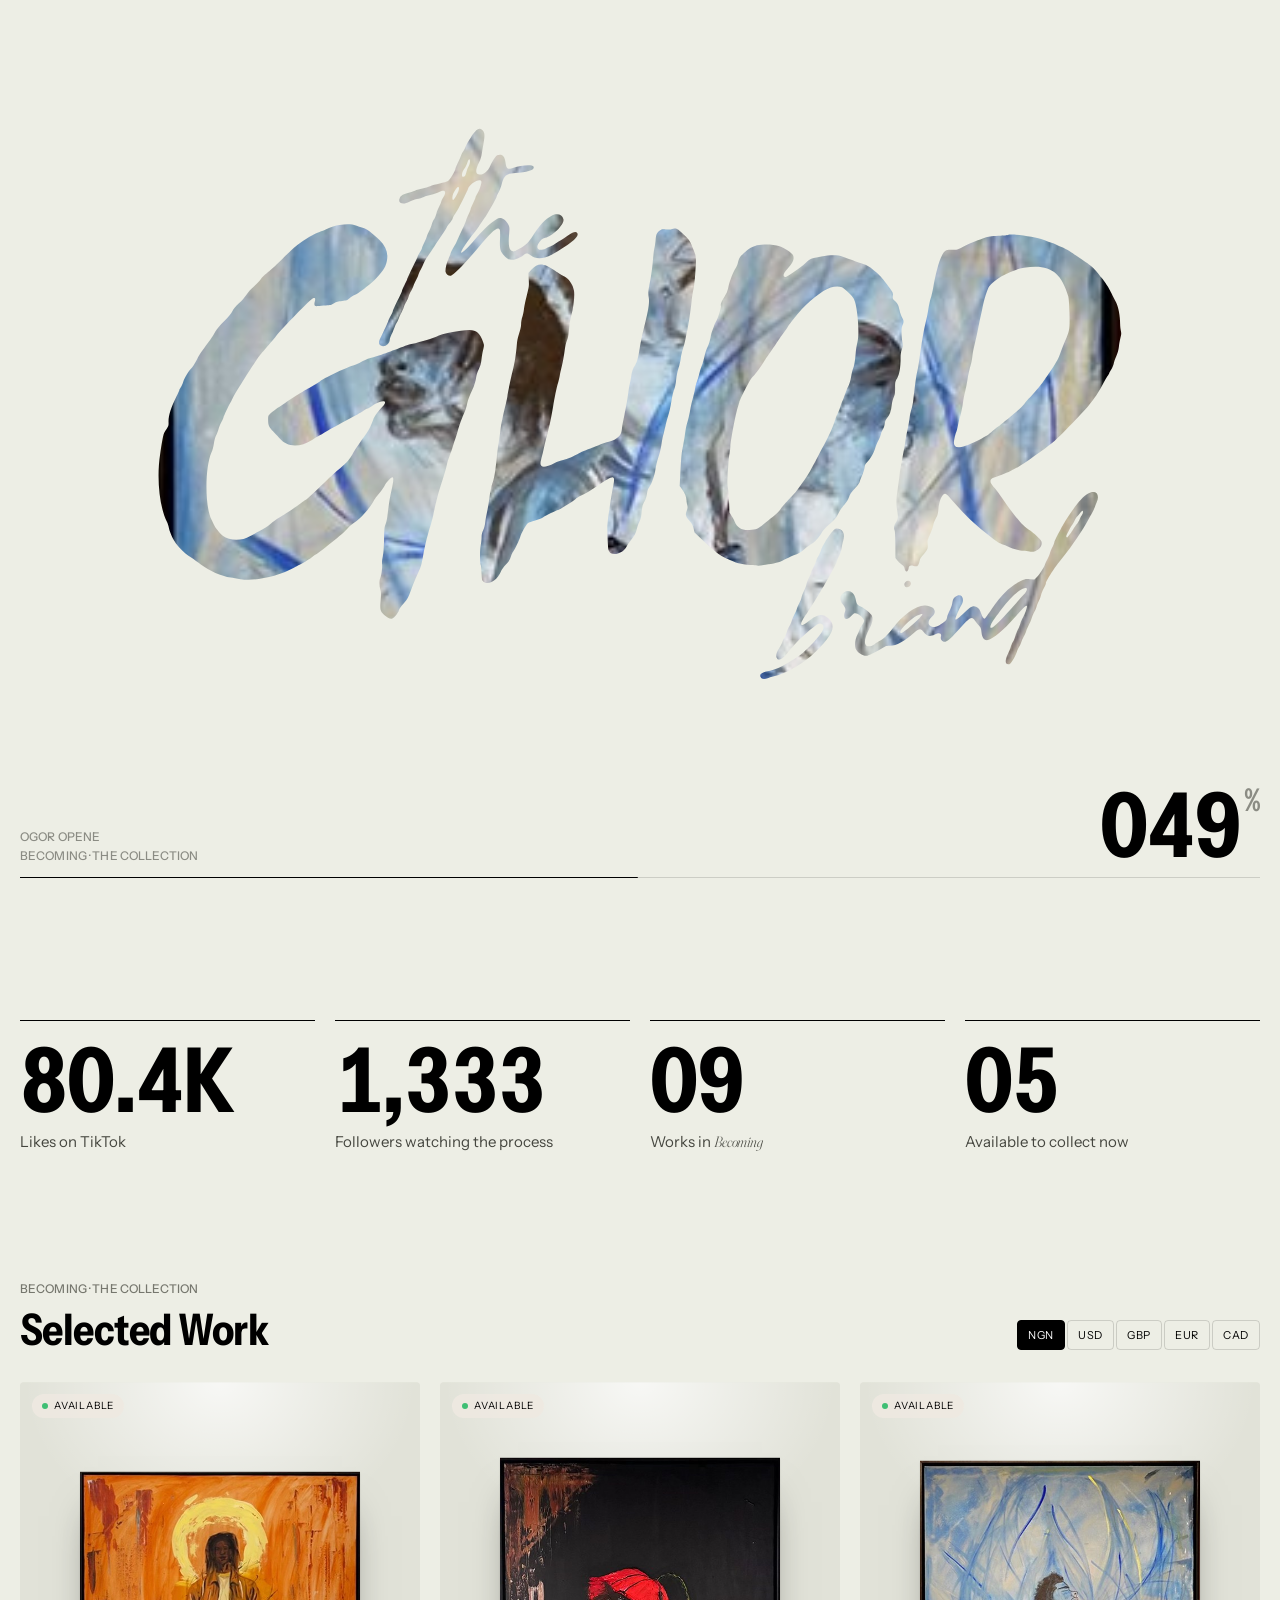
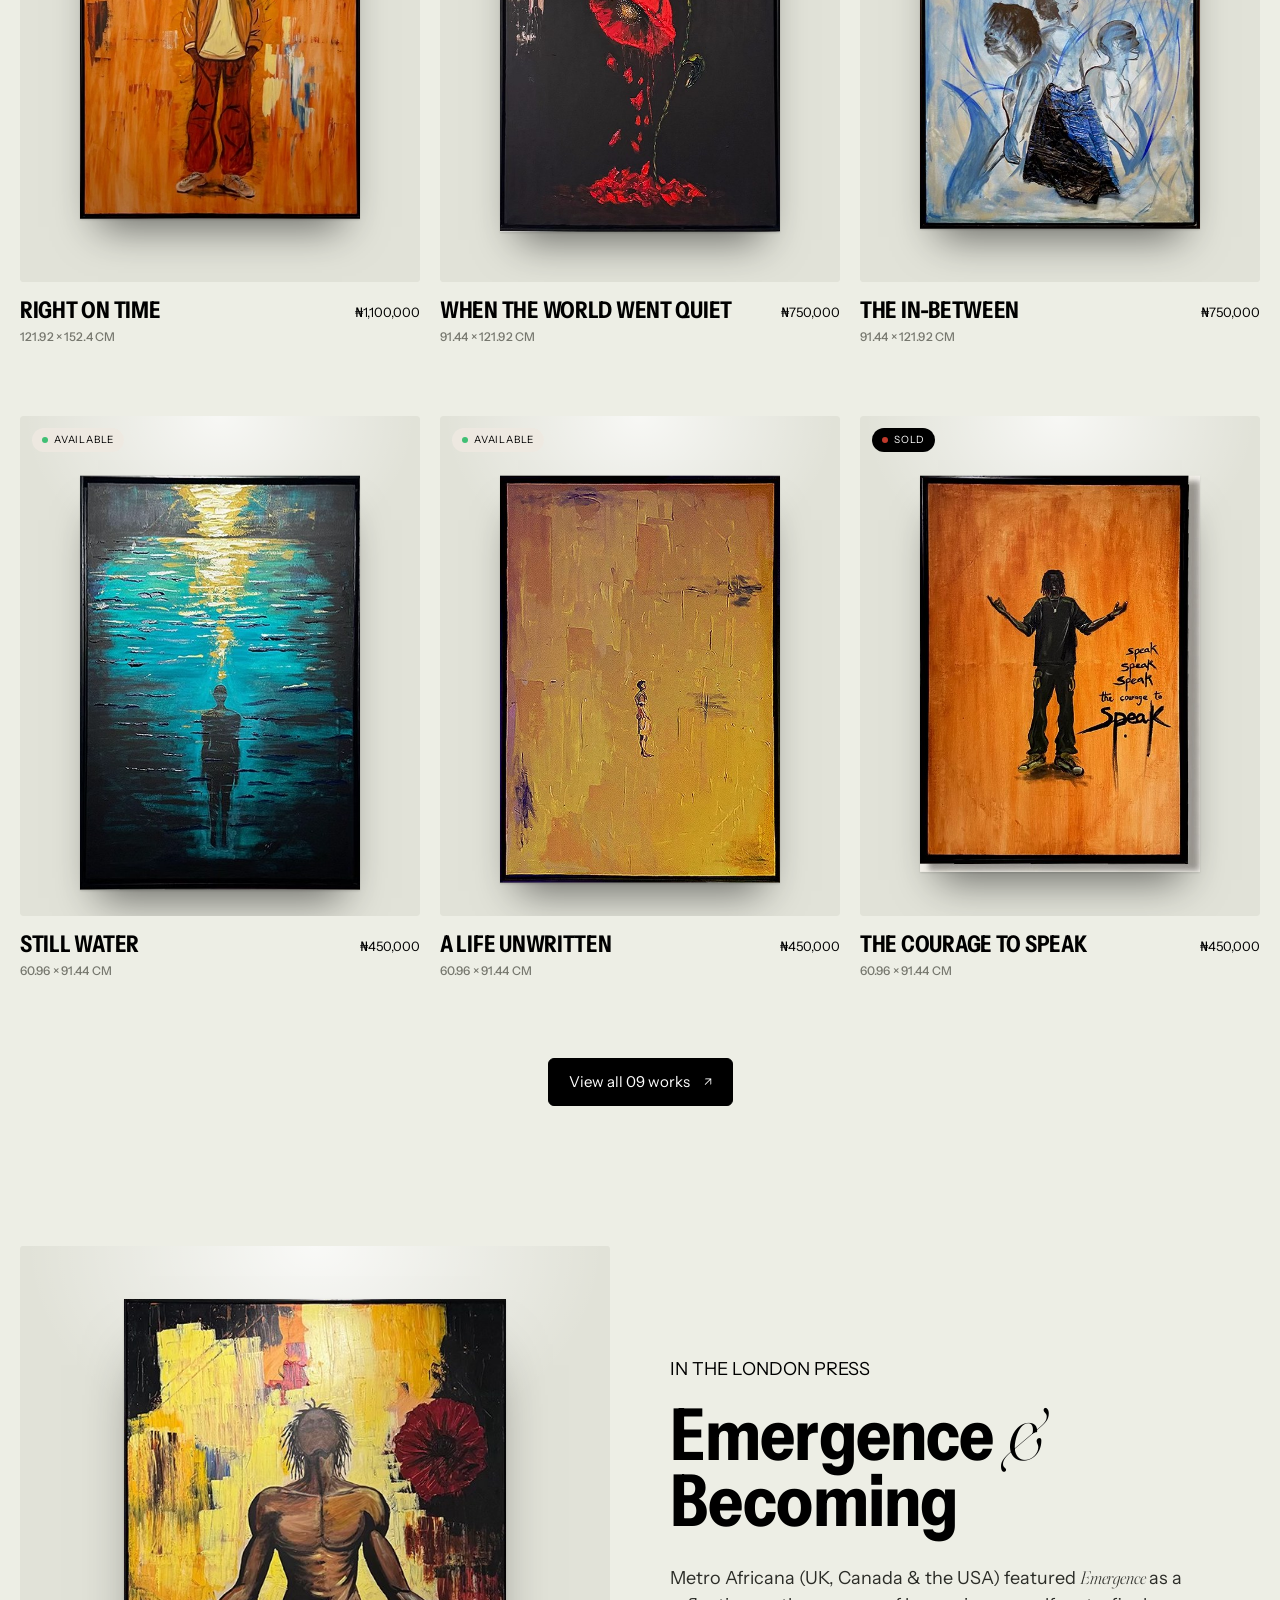
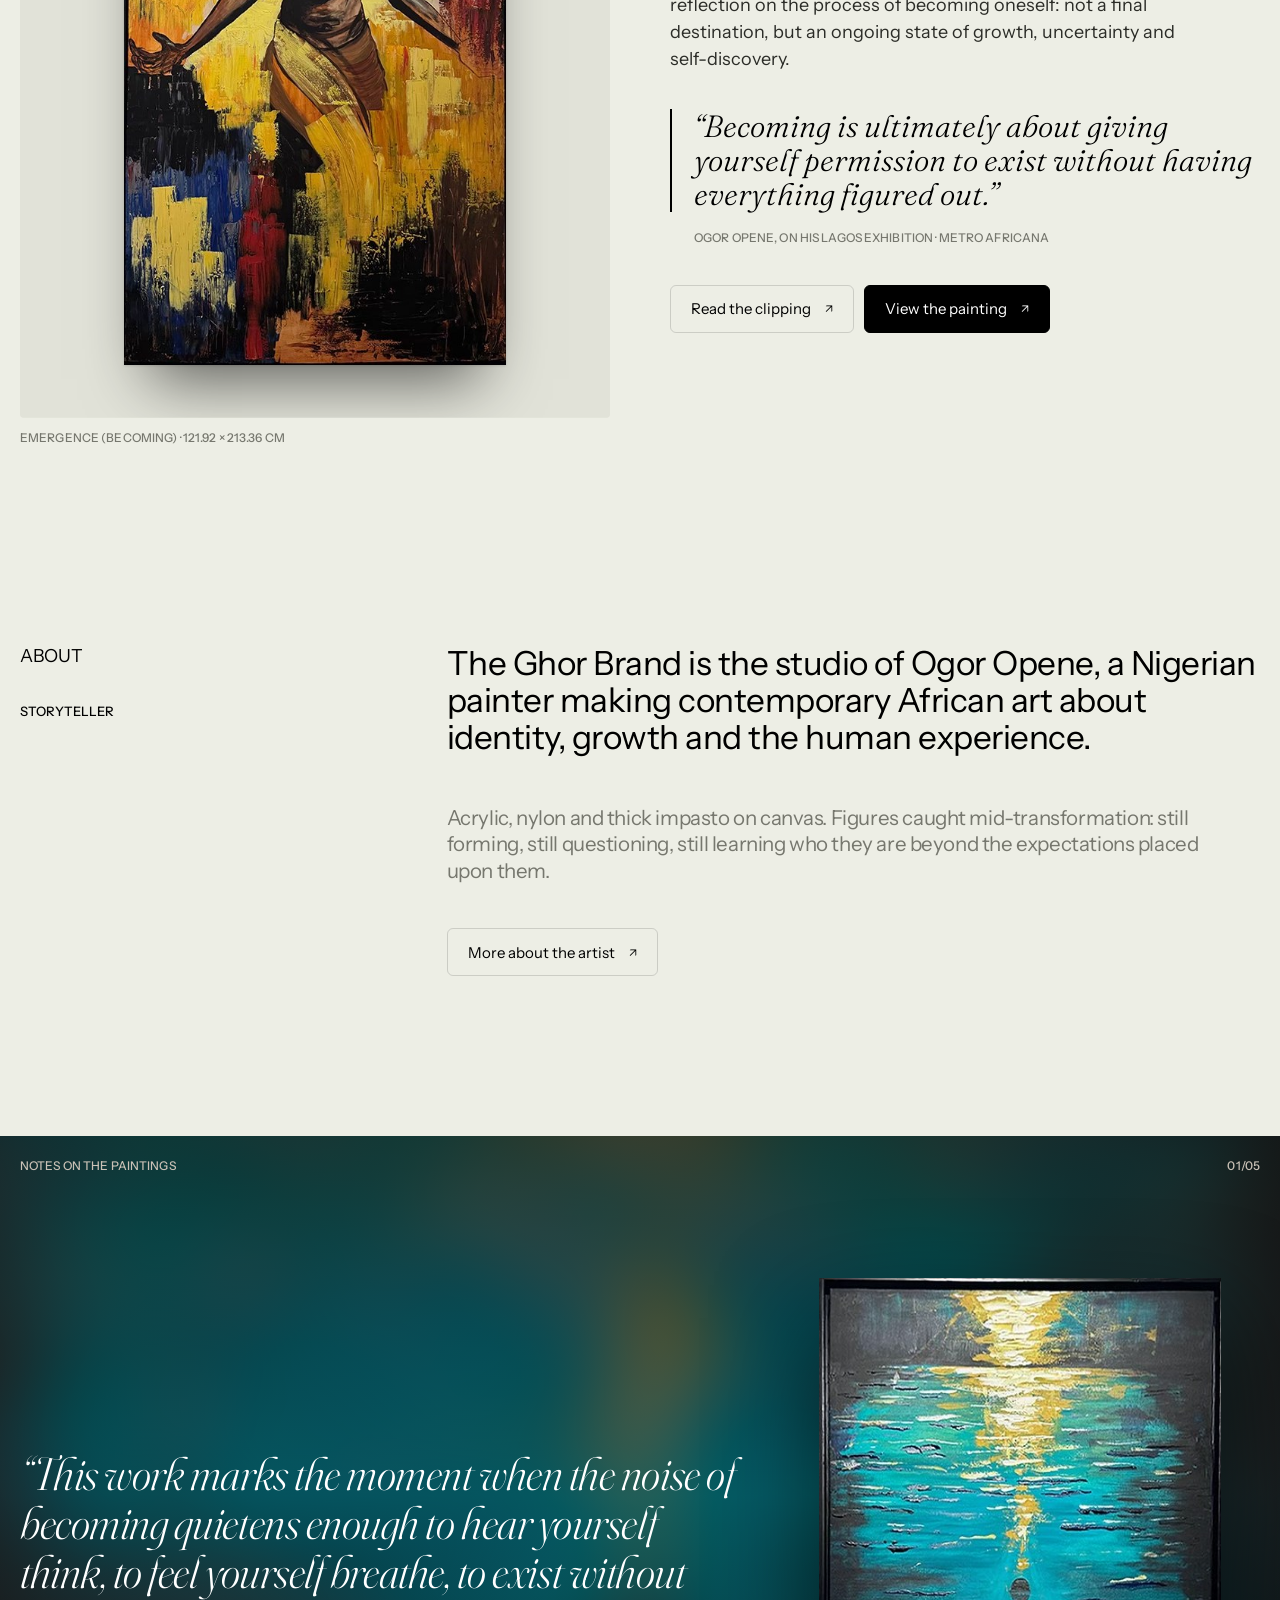
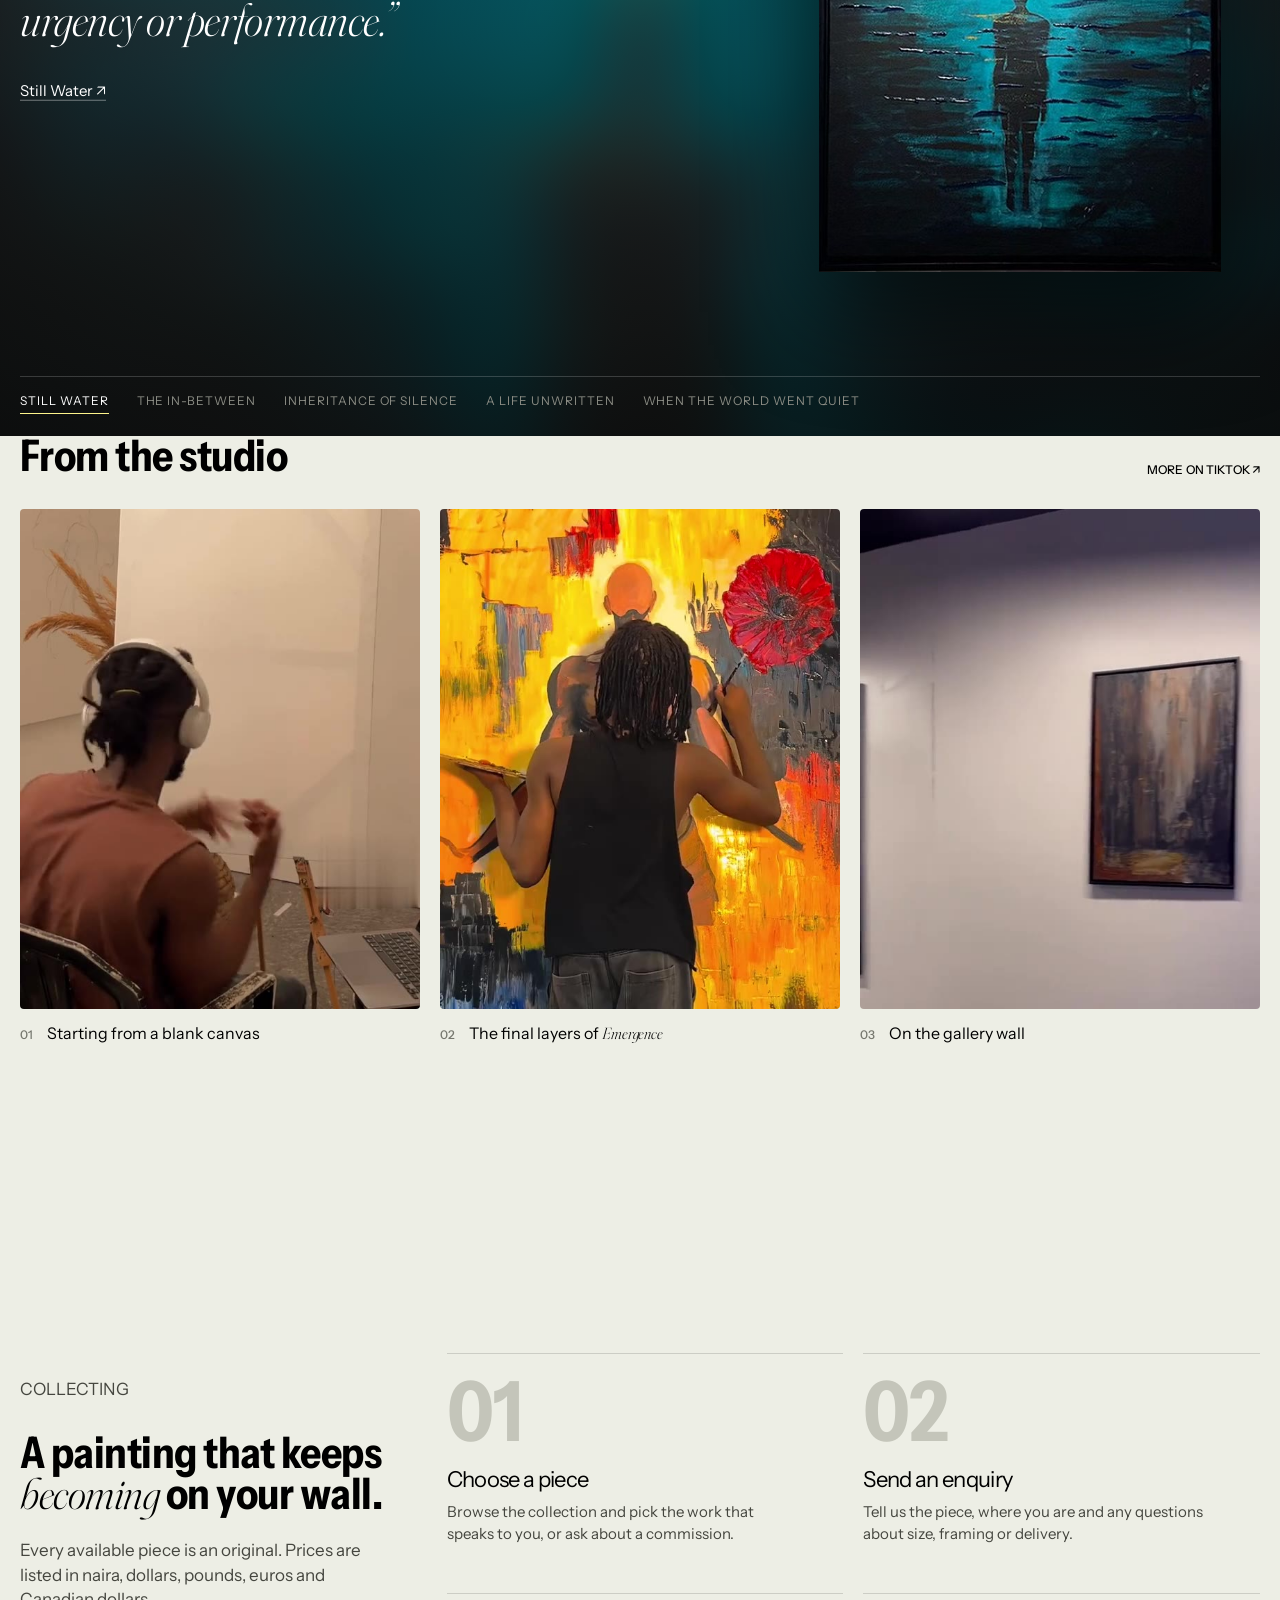
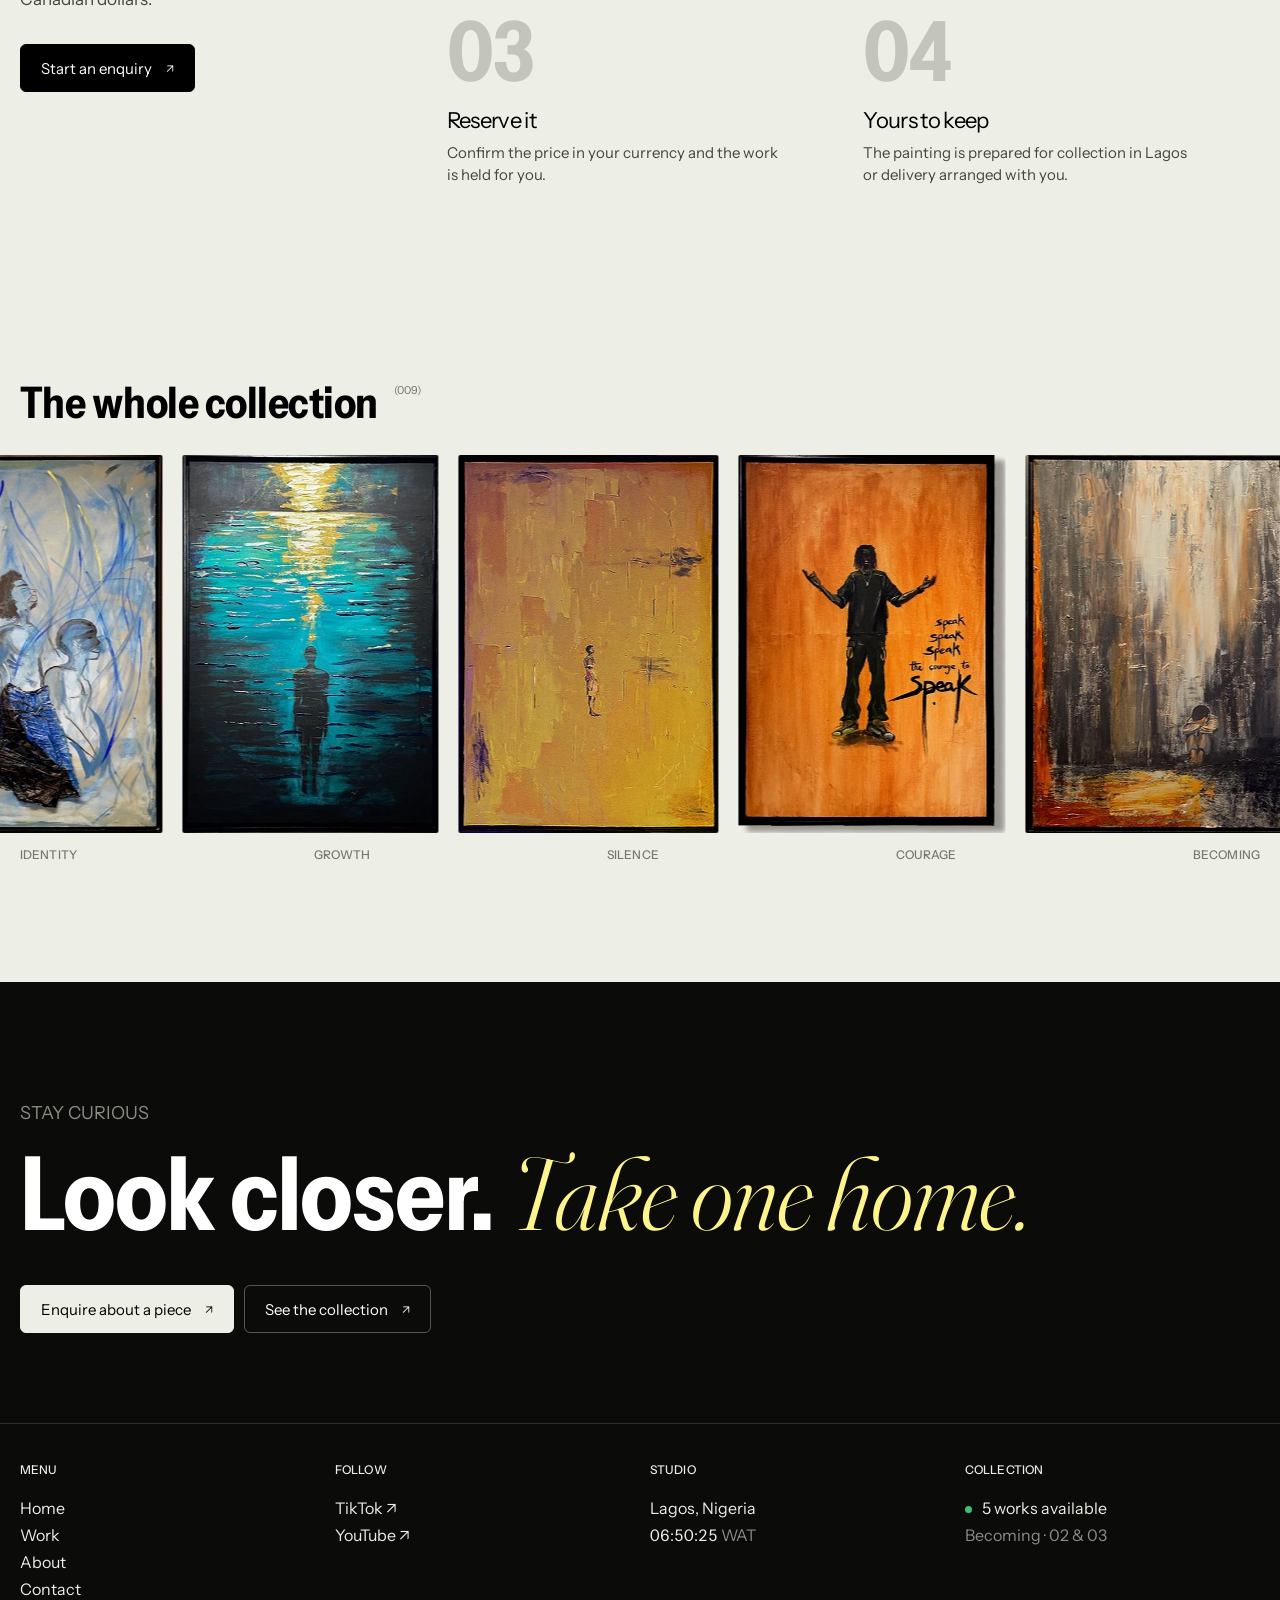
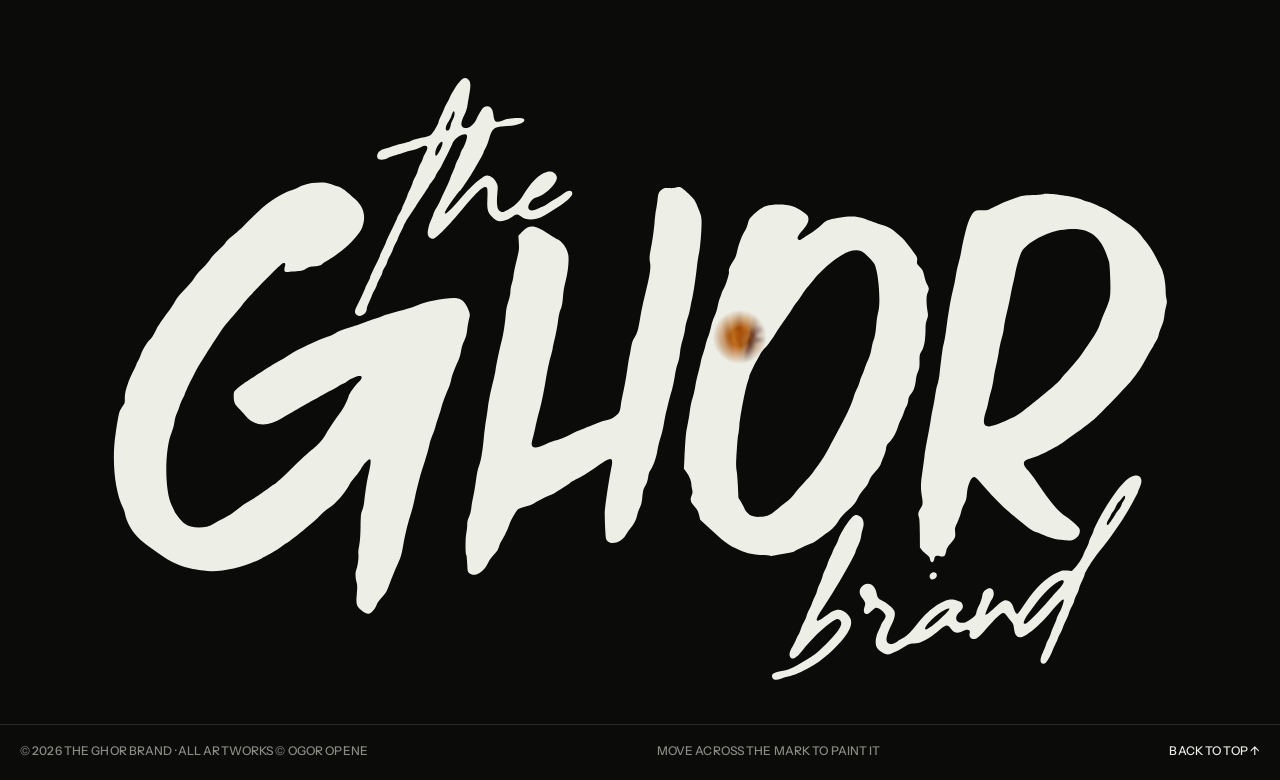
<file: index.html>
<!DOCTYPE html>
<html lang="en" class="is-loading">
<head>
  <meta charset="utf-8" />
  <meta name="viewport" content="width=device-width, initial-scale=1" />
  <title>The Ghor Brand | Ogor Opene: Contemporary African Art</title>
  <meta name="description" content="The Ghor Brand is the studio of Ogor Opene: contemporary African art exploring identity, growth and the human experience. Original paintings from the Becoming collection." />
  <meta property="og:title" content="The Ghor Brand | Ogor Opene: Contemporary African Art" />
  <meta property="og:description" content="The Ghor Brand is the studio of Ogor Opene: contemporary African art exploring identity, growth and the human experience. Original paintings from the Becoming collection." />
  <meta property="og:image" content="/assets/works/right-on-time.jpg" />
  <meta name="theme-color" content="#16120e" />
  <link rel="icon" href="assets/brand/favicon.svg" type="image/svg+xml" />
  <script>(function(d,s){if(s.getItem("ghor-pt"))d.classList.add("pt-in");else if(!s.getItem("ghor-seen")&&!matchMedia("(prefers-reduced-motion: reduce)").matches)d.classList.add("preload");})(document.documentElement,sessionStorage);</script>
  <link rel="preconnect" href="https://fonts.googleapis.com" />
  <link rel="preconnect" href="https://fonts.gstatic.com" crossorigin />
  <link href="https://fonts.googleapis.com/css2?family=Fraunces:ital,opsz,wght@1,9..144,300&family=Instrument+Sans:wdth,wght@75..100,400..700&display=swap" rel="stylesheet" />
  <link rel="stylesheet" href="styles.css" />
</head>
<body data-page="home">
  <main>
    <!-- Stage: drifting strip of paintings and studio films over a giant wordmark -->
    <section class="stage" id="top">
      <div class="strip" id="strip" aria-label="Paintings and studio films"><div class="strip-track" id="strip-track"></div></div>
      <div class="stage-foot">
        <h1 class="stage-word" aria-label="The Ghor Brand"><span class="sw-in">GHOR</span><i class="dia" aria-hidden="true"></i></h1>
        <div class="stage-copy">
          <p class="stage-k">The Ghor Brand©</p>
          <p class="stage-d">Contemporary African art by Ogor Opene, exploring identity, growth and the human experience. Stay curious. Look closer.</p>
          <div class="stage-btns">
            <a href="work.html" class="btn"><span class="bnd-hov">View the collection</span><i>↗</i></a>
            <a href="contact.html" class="btn btn-ghost"><span class="bnd-hov">Enquire</span><i>↗</i></a>
          </div>
        </div>
      </div>
      <div class="stage-bar mono">
        <span>© <span data-year></span> · Ogor Opene<span class="hide-sm"> <b>|</b> Lagos <span data-clock>--:--:--</span></span> <b>|</b> <span id="stage-avail">05</span> originals available</span>
        <span class="hide-sm"><a href="https://www.tiktok.com/@theghorbrand" target="_blank" rel="noopener">TikTok</a> <b>|</b> <a href="https://www.youtube.com/@theghorbrand" target="_blank" rel="noopener">YouTube</a></span>
      </div>
    </section>

    <!-- Stats -->
    <section class="stats" aria-label="At a glance">
      <div class="stat fade" data-reveal><div class="stat-n"><span data-count="80.4" data-suffix="K">0</span></div><p class="stat-l">Likes on TikTok</p></div>
      <div class="stat fade" data-reveal><div class="stat-n"><span data-count="1333" data-sep>0</span></div><p class="stat-l">Followers watching the process</p></div>
      <div class="stat fade" data-reveal><div class="stat-n"><span data-count="9" data-pad="2" id="stat-works">00</span></div><p class="stat-l">Works in <em>Becoming</em></p></div>
      <div class="stat fade" data-reveal><div class="stat-n"><span data-count="5" data-pad="2" id="stat-avail">00</span></div><p class="stat-l">Available to collect now</p></div>
    </section>

    <!-- Selected work -->
    <section class="work" id="work">
      <div class="sec-head">
        <div>
          <p class="mono sec-k">Becoming · The Collection</p>
          <h2 class="h2" data-split="wipe">Selected Work</h2>
        </div>
        <div class="sec-tools" id="cur-slot"></div>
      </div>
      <div class="grid" id="grid"></div>
      <div class="grid-cta"><a href="work.html" class="btn"><span class="bnd-hov" id="grid-cta">View all works</span><i>↗</i></a></div>
    </section>

    <!-- Feature / press -->
    <section class="feature" id="press">
      <a class="feature-art" href="piece.html?w=emergence" data-reveal aria-label="Emergence (Becoming)">
        <div class="feature-wall"><img src="assets/works/emergence.jpg" alt="Emergence (Becoming), painting by Ogor Opene" loading="lazy" /></div>
        <span class="mono feature-cap">Emergence (Becoming) · 121.92 × 213.36 cm</span>
      </a>
      <div class="feature-text">
        <p class="label" data-split="wipe">In the London press</p>
        <h2 class="feature-title" data-split="wipe">Emergence <em>&amp;</em> Becoming</h2>
        <p class="feature-body" data-split="wipe">Metro Africana (UK, Canada &amp; the USA) featured <em>Emergence</em> as a reflection on the process of becoming oneself: not a final destination, but an ongoing state of growth, uncertainty and self-discovery.</p>
        <blockquote class="feature-quote" data-split="wipe">“Becoming is ultimately about giving yourself permission to exist without having everything figured out.”</blockquote>
        <p class="mono feature-meta">Ogor Opene, on his Lagos exhibition · Metro Africana</p>
        <div class="feature-btns">
          <a href="assets/media/press-metro.jpg" target="_blank" rel="noopener" class="btn btn-ghost"><span class="bnd-hov">Read the clipping</span><i>↗</i></a>
          <a href="piece.html?w=emergence" class="btn"><span class="bnd-hov">View the painting</span><i>↗</i></a>
        </div>
      </div>
    </section>

    <!-- About teaser -->
    <section class="about" id="about">
      <div class="about-side">
        <p class="label" data-split="wipe">About</p>
        <div class="about-cycle mono" id="about-cycle" aria-hidden="true">
          <span class="act">Painter</span><span>Storyteller</span><span>Acrylic &amp; impasto</span><span>Identity</span><span>Growth</span>
        </div>
      </div>
      <div class="about-main">
        <p class="about-lead" data-split="fill">The Ghor Brand is the studio of Ogor Opene, a Nigerian painter making contemporary African art about identity, growth and the human experience.</p>
        <p class="about-sub" data-split="wipe">Acrylic, nylon and thick impasto on canvas. Figures caught mid-transformation: still forming, still questioning, still learning who they are beyond the expectations placed upon them.</p>
        <a href="about.html" class="btn btn-ghost about-more"><span class="bnd-hov">More about the artist</span><i>↗</i></a>
      </div>
    </section>

    <!-- Statements: full-bleed dark slider -->
    <section class="testi" id="statements" aria-label="Notes on the paintings">
      <div class="testi-bgs" id="testi-bgs"></div>
      <div class="testi-inner">
        <div class="testi-top mono"><span>Notes on the paintings</span><span id="testi-index">01/04</span></div>
        <div class="testi-stage">
          <div class="testi-quotes" id="testi-quotes" data-manual></div>
          <div class="testi-art" id="testi-art" aria-hidden="true"></div>
        </div>
        <div class="testi-tabs" id="testi-tabs" role="tablist"></div>
      </div>
    </section>

    <!-- Studio films -->
    <section class="films" id="films">
      <div class="sec-head">
        <h2 class="h2" data-split="wipe">From the studio</h2>
        <a href="https://www.tiktok.com/@theghorbrand" target="_blank" rel="noopener" class="mono bnd-hov">More on TikTok ↗</a>
      </div>
      <div class="films-row">
        <figure class="film" data-reveal style="--i:0">
          <div class="film-frame"><video muted loop playsinline preload="none" poster="assets/media/film-blank-canvas.jpg"><source src="assets/media/film-blank-canvas.mp4" type="video/mp4" /></video></div>
          <figcaption><span class="mono">01</span><span>Starting from a blank canvas</span></figcaption>
        </figure>
        <figure class="film" data-reveal style="--i:1">
          <div class="film-frame"><video muted loop playsinline preload="none" poster="assets/media/film-final-layers.jpg"><source src="assets/media/film-final-layers.mp4" type="video/mp4" /></video></div>
          <figcaption><span class="mono">02</span><span>The final layers of <em>Emergence</em></span></figcaption>
        </figure>
        <figure class="film" data-reveal style="--i:2">
          <div class="film-frame"><video muted loop playsinline preload="none" poster="assets/media/film-gallery.jpg"><source src="assets/media/film-gallery.mp4" type="video/mp4" /></video></div>
          <figcaption><span class="mono">03</span><span>On the gallery wall</span></figcaption>
        </figure>
      </div>
    </section>

    <!-- Acquire process -->
    <section class="process" id="acquire">
      <div class="process-intro">
        <p class="label" data-split="wipe">Collecting</p>
        <h2 class="h2" style="margin-top:22px" data-split="wipe">A painting that keeps <em>becoming</em> on your wall.</h2>
        <p data-split="wipe">Every available piece is an original. Prices are listed in naira, dollars, pounds, euros and Canadian dollars.</p>
        <a href="contact.html" class="btn"><span class="bnd-hov">Start an enquiry</span><i>↗</i></a>
      </div>
      <div class="steps">
        <div class="step fade" data-reveal><div class="step-n">01</div><h3>Choose a piece</h3><p>Browse the collection and pick the work that speaks to you, or ask about a commission.</p></div>
        <div class="step fade" data-reveal><div class="step-n">02</div><h3>Send an enquiry</h3><p>Tell us the piece, where you are and any questions about size, framing or delivery.</p></div>
        <div class="step fade" data-reveal><div class="step-n">03</div><h3>Reserve it</h3><p>Confirm the price in your currency and the work is held for you.</p></div>
        <div class="step fade" data-reveal><div class="step-n">04</div><h3>Yours to keep</h3><p>The painting is prepared for collection in Lagos or delivery arranged with you.</p></div>
      </div>
    </section>

    <!-- More work marquee -->
    <section class="more" id="more">
      <div class="sec-head">
        <h2 class="h2" data-split="wipe">The whole collection</h2>
        <span class="count">(<span id="more-count">009</span>)</span>
      </div>
      <div class="marquee"><div class="marquee-track" id="marquee-track"></div></div>
      <div class="marquee-names mono"><span>Identity</span><span>Growth</span><span>Silence</span><span>Courage</span><span>Becoming</span></div>
    </section>
  </main>

  <a href="contact.html" class="sticky-cta" id="sticky-cta" aria-label="Enquire about a piece"><span class="f-dot"></span><span class="sc-t"><b id="sc-n">5</b> available · Enquire</span><i>↗</i></a>

  <div id="app-footer"></div>

  <script src="assets/vendor/lenis.min.js"></script>
  <script src="assets/js/data.js"></script>
  <script src="assets/js/core.js"></script>
  <script src="assets/js/home.js"></script>
</body>
</html>
</file>
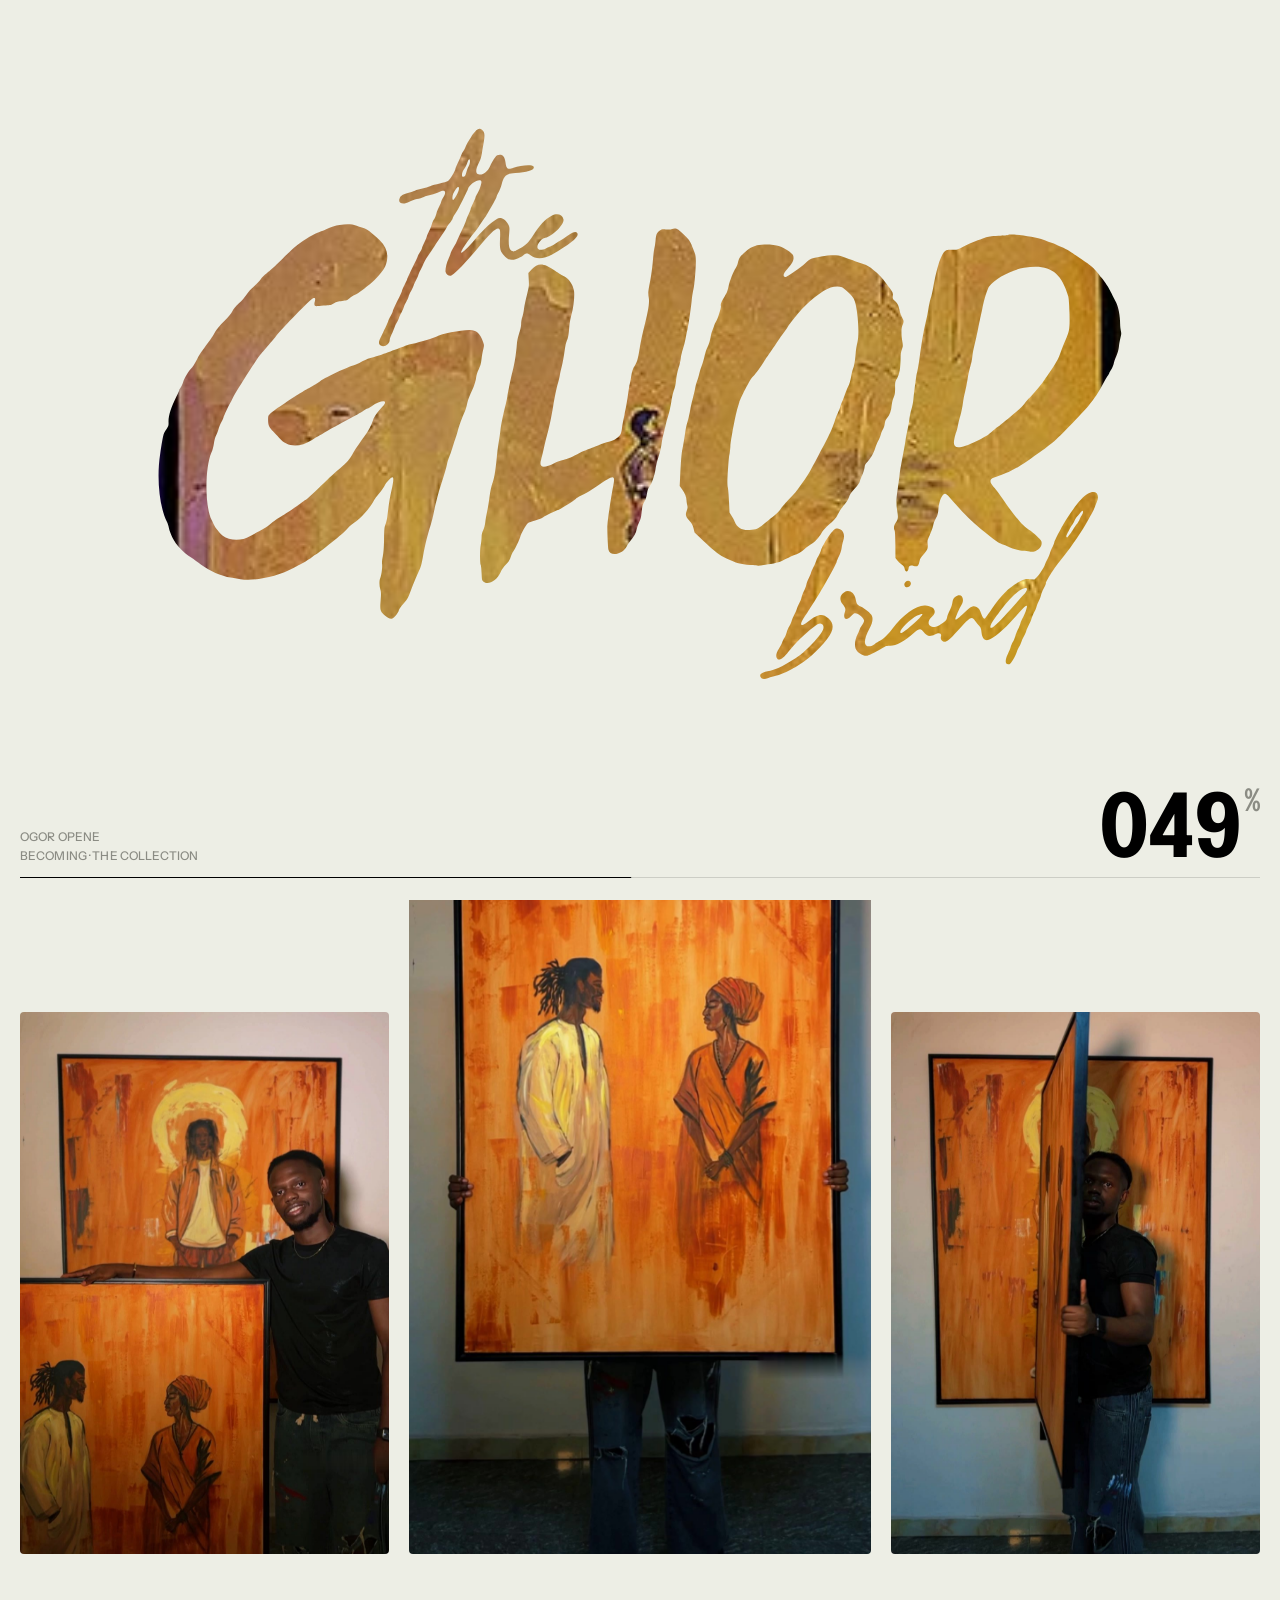
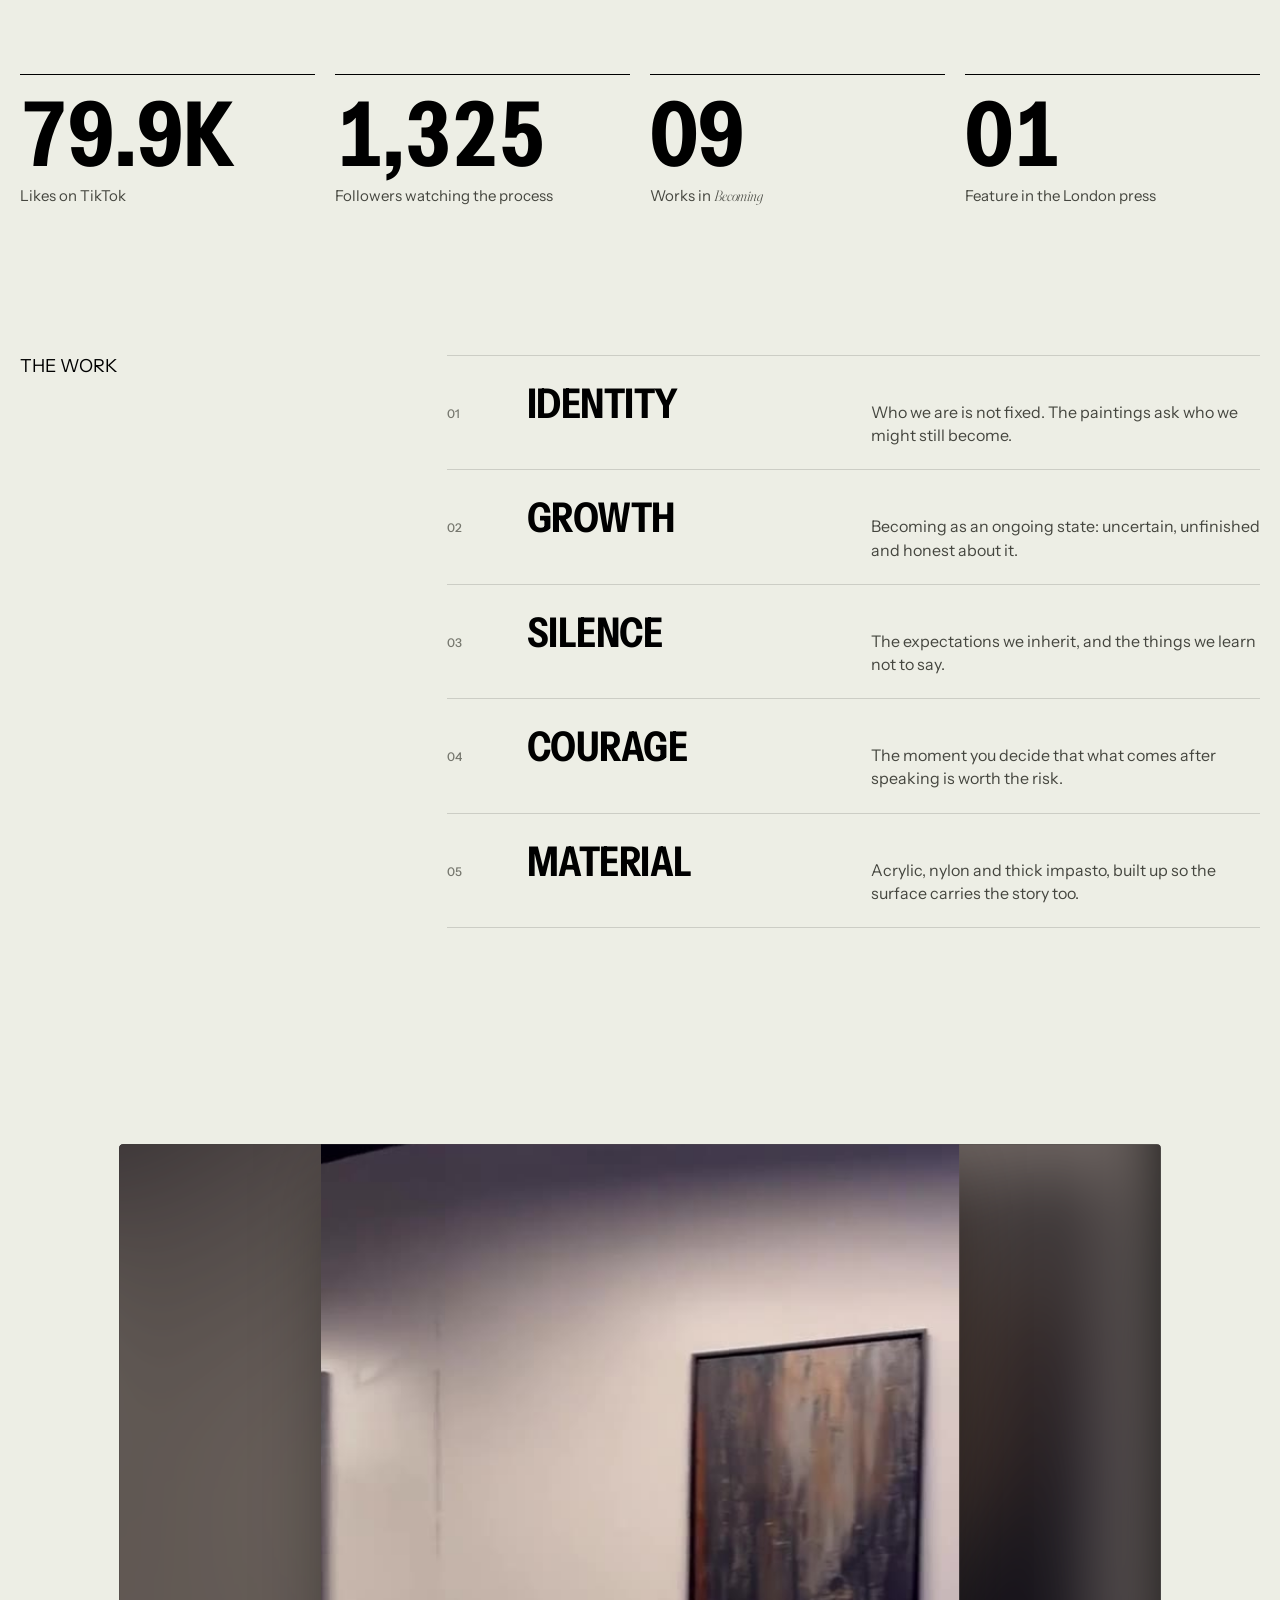
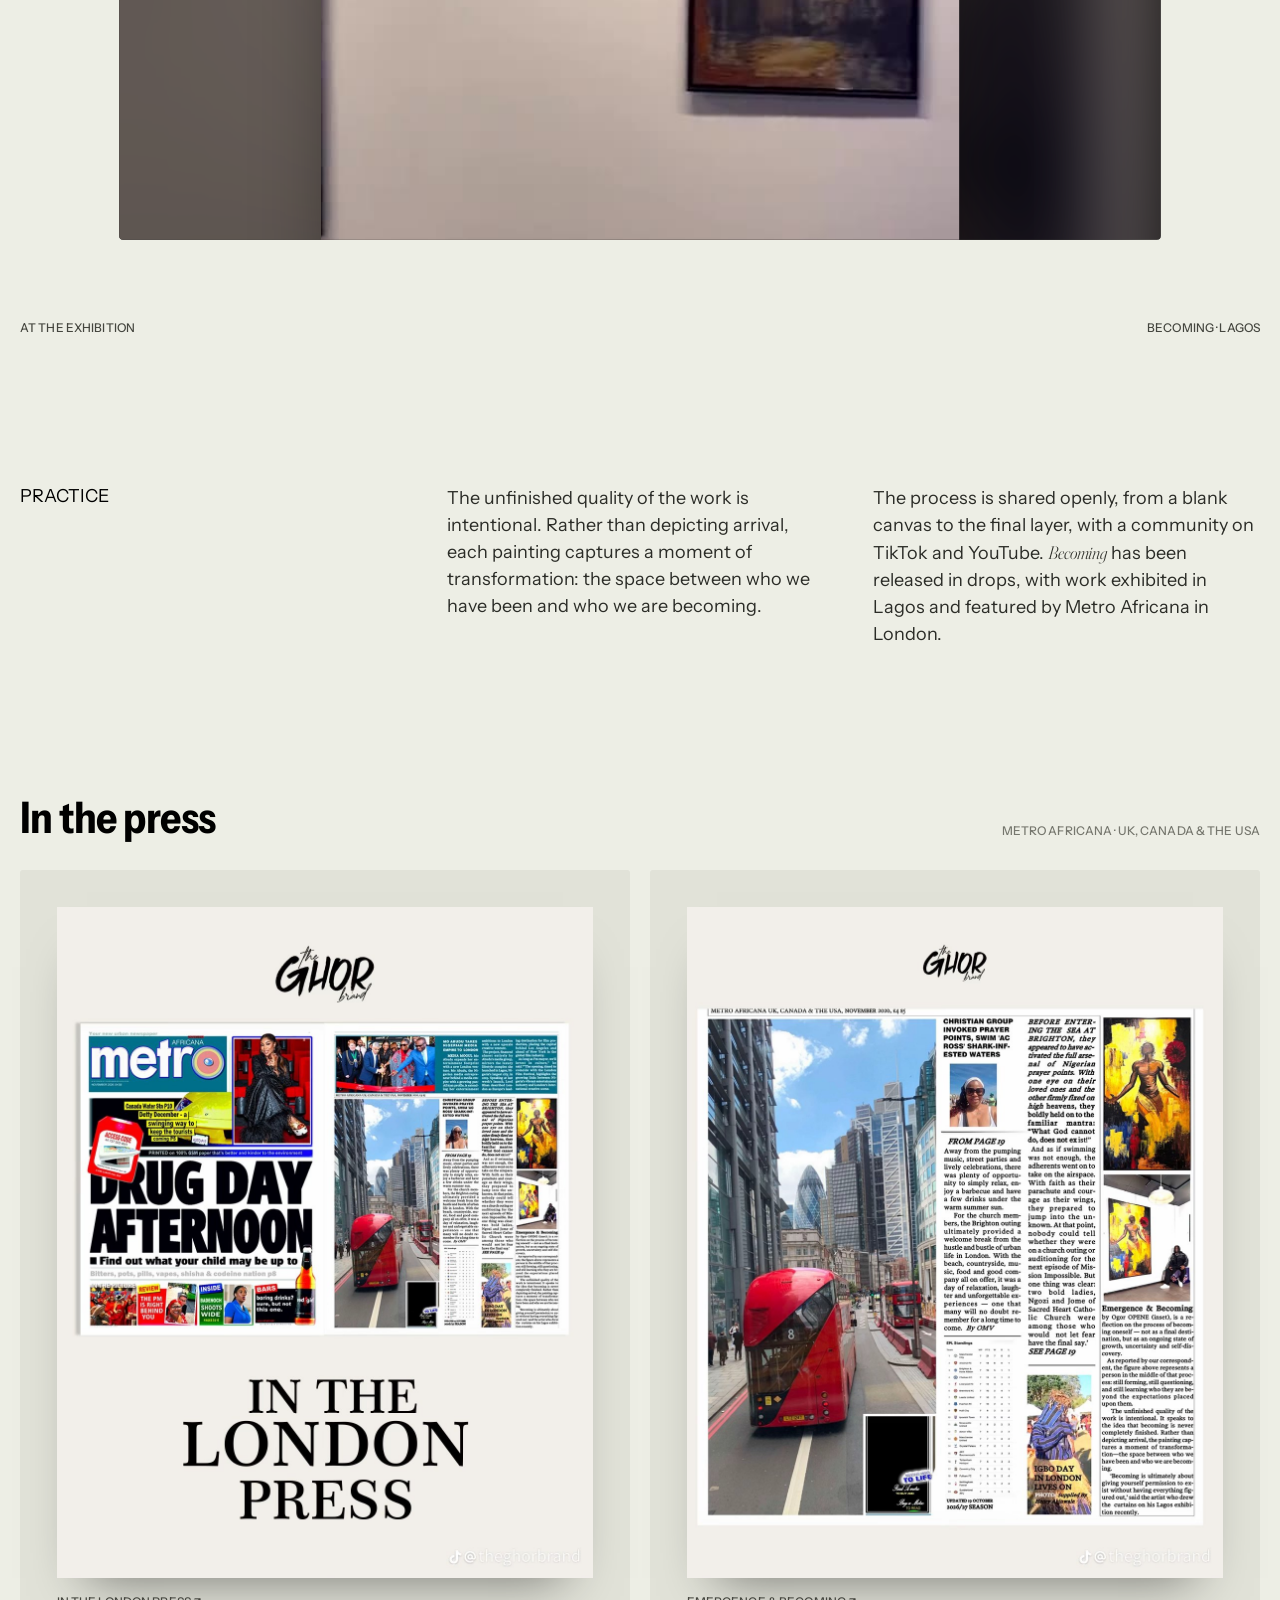
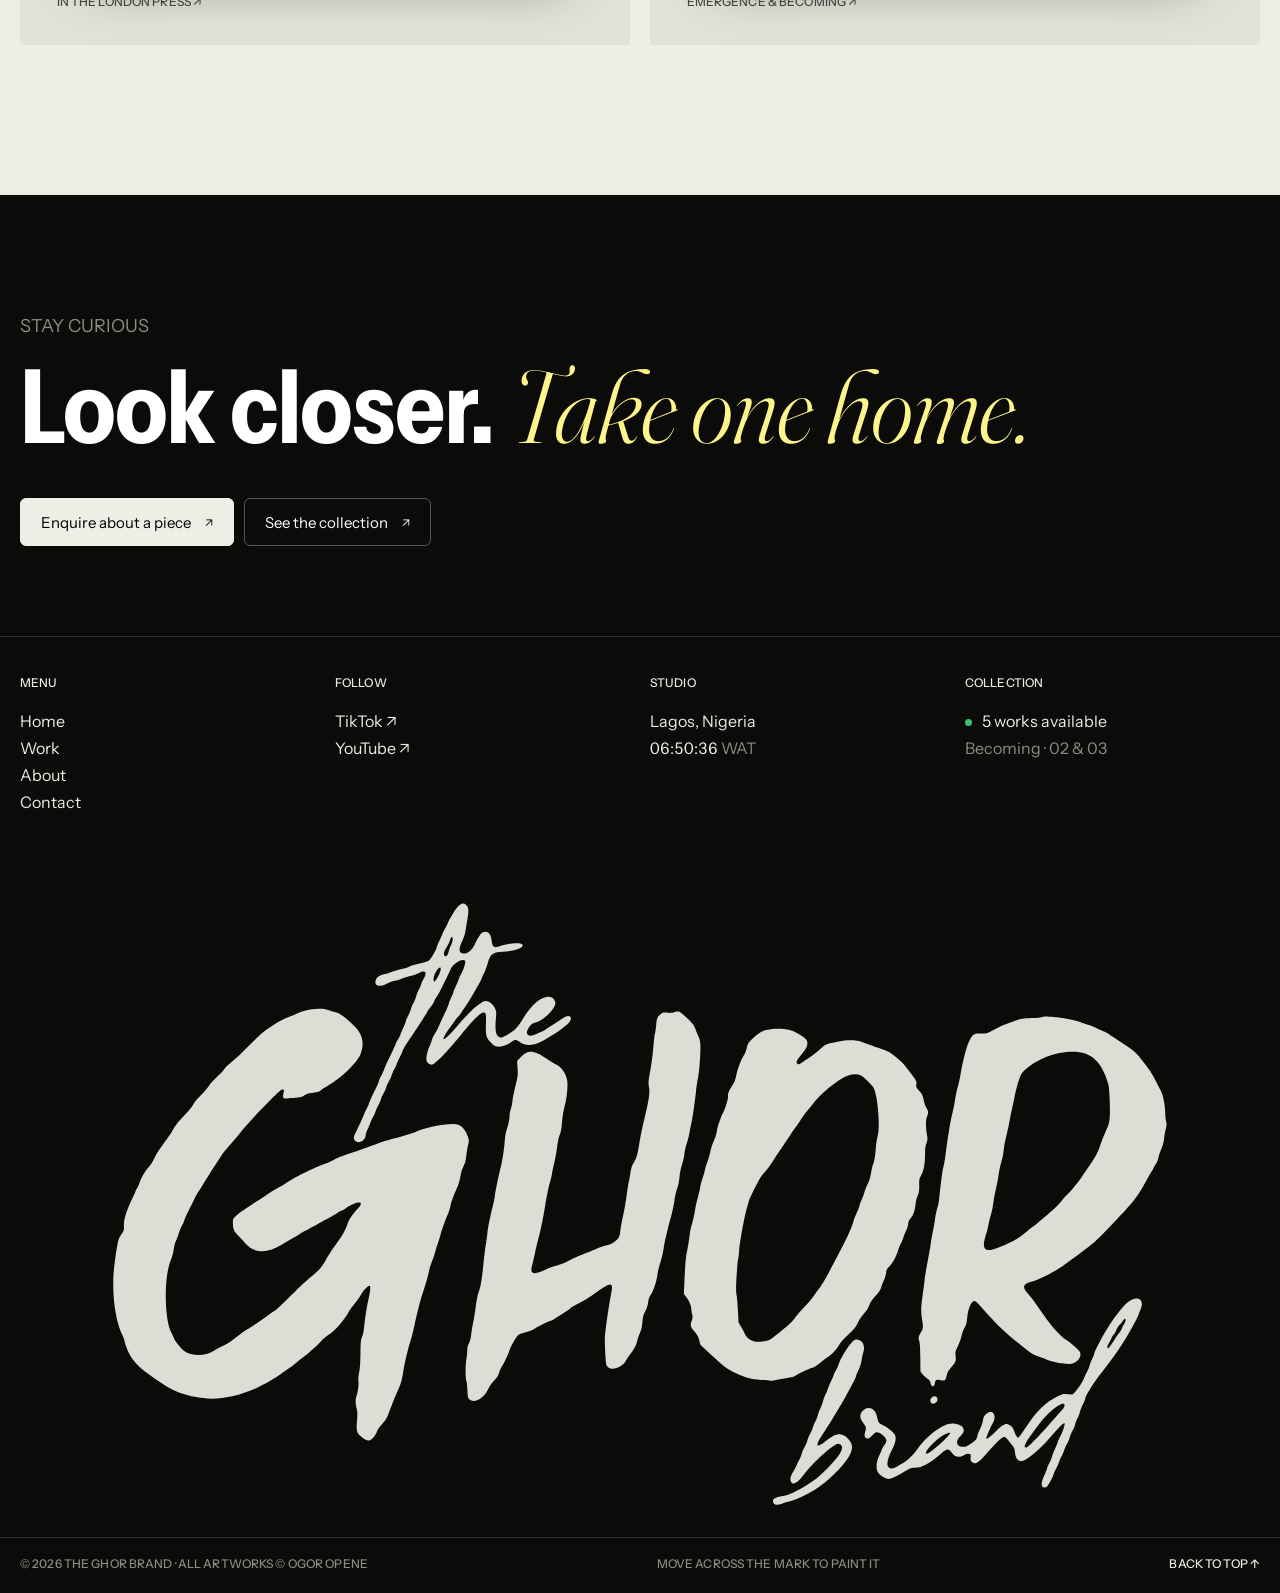
<file: about.html>
<!DOCTYPE html>
<html lang="en">
<head>
  <meta charset="utf-8" />
  <meta name="viewport" content="width=device-width, initial-scale=1" />
  <title>About | The Ghor Brand</title>
  <meta name="description" content="About Ogor Opene (The Ghor Brand): a Nigerian visual artist making contemporary African art about identity, growth and the human experience." />
  <meta property="og:title" content="About | The Ghor Brand" />
  <meta property="og:description" content="About Ogor Opene (The Ghor Brand): a Nigerian visual artist making contemporary African art about identity, growth and the human experience." />
  <meta property="og:image" content="/assets/works/the-in-between.jpg" />
  <meta name="theme-color" content="#16120e" />
  <link rel="icon" href="assets/brand/favicon.svg" type="image/svg+xml" />
  <script>(function(d,s){if(s.getItem("ghor-pt"))d.classList.add("pt-in");else if(!s.getItem("ghor-seen")&&!matchMedia("(prefers-reduced-motion: reduce)").matches)d.classList.add("preload");})(document.documentElement,sessionStorage);</script>
  <link rel="preconnect" href="https://fonts.googleapis.com" />
  <link rel="preconnect" href="https://fonts.gstatic.com" crossorigin />
  <link href="https://fonts.googleapis.com/css2?family=Fraunces:ital,opsz,wght@1,9..144,300&family=Instrument+Sans:wdth,wght@75..100,400..700&display=swap" rel="stylesheet" />
  <link rel="stylesheet" href="styles.css" />
</head>
<body data-page="about">
  <main>
    <section class="ab-hero">
      <p class="eyebrow" data-split="wipe">About · Ogor Opene</p>
      <h1 class="ab-title" data-split="wipe" style="margin-top:28px">Still forming. <em>Still questioning.</em></h1>
      <div class="ab-lead-wrap">
        <p class="label" data-split="wipe">The artist</p>
        <p class="about-lead" data-split="fill">The Ghor Brand is the studio of Ogor Opene, a Nigerian visual artist making contemporary African art about identity, growth and the human experience. His figures are caught mid-transformation, somewhere between who they have been and who they are becoming.</p>
      </div>
    </section>

    <section class="ab-photos">
      <figure class="ab-ph" data-reveal style="--i:0"><div class="ab-ph-in" data-parallax="0.06"><img src="assets/media/studio-right-on-time.jpg" alt="Ogor Opene with Right On Time and a two-figure painting" loading="lazy" /></div></figure>
      <figure class="ab-ph tall" data-reveal style="--i:1"><div class="ab-ph-in" data-parallax="0.06"><img src="assets/media/studio-hold.jpg" alt="Ogor Opene holding an orange two-figure painting" loading="lazy" /></div></figure>
      <figure class="ab-ph" data-reveal style="--i:2"><div class="ab-ph-in" data-parallax="0.06"><img src="assets/media/studio-reveal.jpg" alt="Ogor Opene turning a canvas to the wall" loading="lazy" /></div></figure>
    </section>

    <section class="stats" aria-label="At a glance">
      <div class="stat fade" data-reveal><div class="stat-n"><span data-count="80.4" data-suffix="K">0</span></div><p class="stat-l">Likes on TikTok</p></div>
      <div class="stat fade" data-reveal><div class="stat-n"><span data-count="1333" data-sep>0</span></div><p class="stat-l">Followers watching the process</p></div>
      <div class="stat fade" data-reveal><div class="stat-n"><span data-count="9" data-pad="2">00</span></div><p class="stat-l">Works in <em>Becoming</em></p></div>
      <div class="stat fade" data-reveal><div class="stat-n"><span data-count="1" data-pad="2">00</span></div><p class="stat-l">Feature in the London press</p></div>
    </section>

    <section class="roles">
      <div><p class="label" data-split="wipe">The work</p></div>
      <div class="roles-list">
        <div class="role" data-reveal><span class="mono">01</span><h3>Identity</h3><p>Who we are is not fixed. The paintings ask who we might still become.</p></div>
        <div class="role" data-reveal><span class="mono">02</span><h3>Growth</h3><p>Becoming as an ongoing state: uncertain, unfinished and honest about it.</p></div>
        <div class="role" data-reveal><span class="mono">03</span><h3>Silence</h3><p>The expectations we inherit, and the things we learn not to say.</p></div>
        <div class="role" data-reveal><span class="mono">04</span><h3>Courage</h3><p>The moment you decide that what comes after speaking is worth the risk.</p></div>
        <div class="role" data-reveal><span class="mono">05</span><h3>Material</h3><p>Acrylic, nylon and thick impasto, built up so the surface carries the story too.</p></div>
      </div>
    </section>

    <section class="studio">
      <div class="studio-frame" id="studio-frame">
        <video class="studio-bg" autoplay muted loop playsinline preload="metadata" poster="assets/media/film-gallery.jpg" aria-hidden="true"><source src="assets/media/film-gallery.mp4" type="video/mp4" /></video>
        <video class="studio-v" autoplay muted loop playsinline preload="metadata" poster="assets/media/film-gallery.jpg"><source src="assets/media/film-gallery.mp4" type="video/mp4" /></video>
      </div>
      <div class="studio-cap mono"><span>At the exhibition</span><span>Becoming · Lagos</span></div>
    </section>

    <section class="practice">
      <p class="label" data-split="wipe">Practice</p>
      <div class="practice-cols">
        <p data-split="wipe">The unfinished quality of the work is intentional. Rather than depicting arrival, each painting captures a moment of transformation: the space between who we have been and who we are becoming.</p>
        <p data-split="wipe">The process is shared openly, from a blank canvas to the final layer, with a community on TikTok and YouTube. <em>Becoming</em> has been released in drops, with work exhibited in Lagos and featured by Metro Africana in London.</p>
      </div>
    </section>

    <section class="press-strip">
      <div class="sec-head">
        <h2 class="h2" data-split="wipe">In the press</h2>
        <span class="mono" style="color:var(--muted)">Metro Africana · UK, Canada &amp; the USA</span>
      </div>
      <div class="press-row">
        <a class="press-card" href="assets/media/press-london.jpg" target="_blank" rel="noopener" data-reveal><img src="assets/media/press-london.jpg" alt="The Ghor Brand in the London press: Metro" loading="lazy" /><span class="mono">In the London press ↗</span></a>
        <a class="press-card" href="assets/media/press-metro.jpg" target="_blank" rel="noopener" data-reveal><img src="assets/media/press-metro.jpg" alt="Metro Africana feature: Emergence &amp; Becoming by Ogor Opene" loading="lazy" /><span class="mono">Emergence &amp; Becoming ↗</span></a>
      </div>
    </section>
  </main>

  <div id="app-footer"></div>

  <script src="assets/vendor/lenis.min.js"></script>
  <script src="assets/js/data.js"></script>
  <script src="assets/js/core.js"></script>
  <script src="assets/js/about.js"></script>
</body>
</html>
</file>
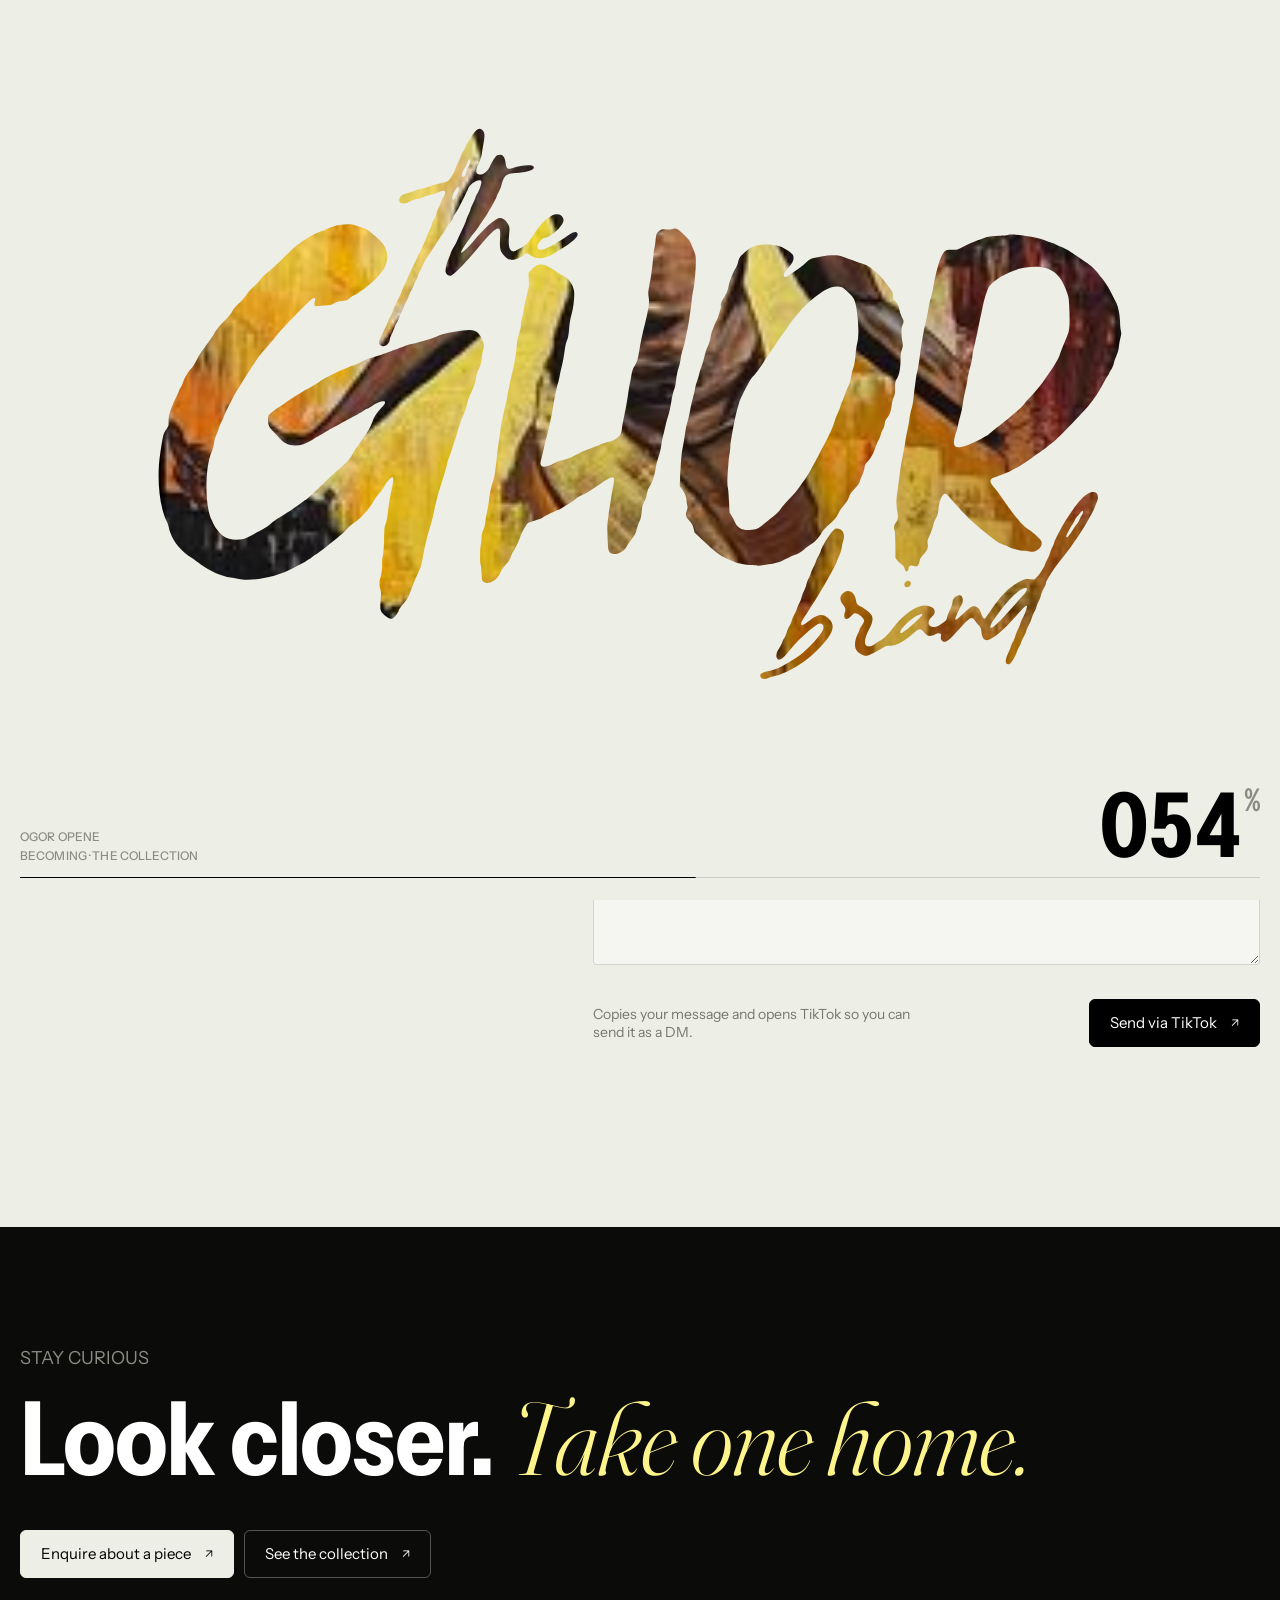
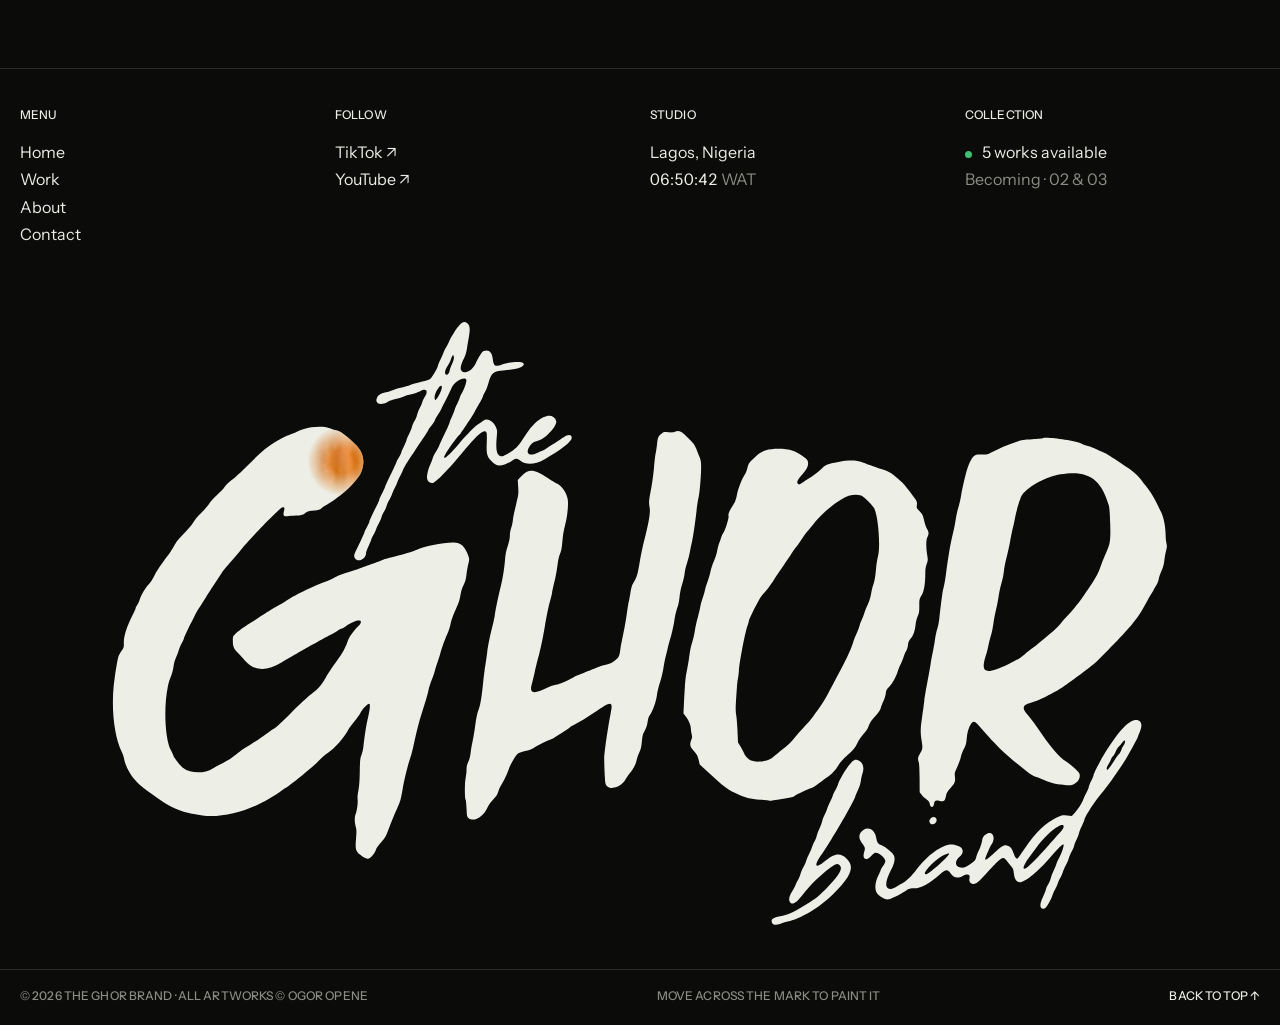
<file: contact.html>
<!DOCTYPE html>
<html lang="en">
<head>
  <meta charset="utf-8" />
  <meta name="viewport" content="width=device-width, initial-scale=1" />
  <title>Contact | The Ghor Brand</title>
  <meta name="description" content="Enquire about an original painting, a commission or an exhibition with The Ghor Brand (Ogor Opene), Lagos." />
  <meta property="og:title" content="Contact | The Ghor Brand" />
  <meta property="og:description" content="Enquire about an original painting, a commission or an exhibition with The Ghor Brand (Ogor Opene), Lagos." />
  <meta property="og:image" content="/assets/works/still-water.jpg" />
  <meta name="theme-color" content="#16120e" />
  <link rel="icon" href="assets/brand/favicon.svg" type="image/svg+xml" />
  <script>(function(d,s){if(s.getItem("ghor-pt"))d.classList.add("pt-in");else if(!s.getItem("ghor-seen")&&!matchMedia("(prefers-reduced-motion: reduce)").matches)d.classList.add("preload");})(document.documentElement,sessionStorage);</script>
  <link rel="preconnect" href="https://fonts.googleapis.com" />
  <link rel="preconnect" href="https://fonts.gstatic.com" crossorigin />
  <link href="https://fonts.googleapis.com/css2?family=Fraunces:ital,opsz,wght@1,9..144,300&family=Instrument+Sans:wdth,wght@75..100,400..700&display=swap" rel="stylesheet" />
  <link rel="stylesheet" href="styles.css" />
</head>
<body data-page="contact">
  <main>
    <section class="ct-hero">
      <p class="eyebrow" data-split="wipe">Contact · Collection open</p>
      <h1 class="ct-title" data-split="wipe" style="margin-top:28px">Found the one? <em>Let’s talk.</em></h1>
    </section>

    <section class="ct-body">
      <div>
        <div class="ct-methods" id="ct-methods"></div>
        <div class="ct-studio">
          <div><p class="mono f-h" style="color:var(--muted)">Studio</p><p>Lagos, Nigeria</p></div>
          <div><p class="mono f-h" style="color:var(--muted)">Local time</p><p><span data-clock>--:--:--</span> WAT</p></div>
        </div>
      </div>

      <form class="form" id="form" novalidate>
        <div class="fld" id="f-name">
          <label for="name">Your name</label>
          <input class="npt" id="name" name="name" autocomplete="name" placeholder="Full name" />
          <div class="fld-err">Please tell us your name.</div>
        </div>
        <div class="fld">
          <span class="fld-l">I’m interested in</span>
          <div class="radios" id="interest">
            <input type="radio" name="interest" id="i1" value="An available piece" checked /><label for="i1">An available piece</label>
            <input type="radio" name="interest" id="i2" value="A commission" /><label for="i2">A commission</label>
            <input type="radio" name="interest" id="i3" value="An exhibition or press" /><label for="i3">Exhibition / press</label>
            <input type="radio" name="interest" id="i4" value="A collaboration" /><label for="i4">Collaboration</label>
            <input type="radio" name="interest" id="i5" value="Something else" /><label for="i5">Something else</label>
          </div>
        </div>
        <div class="two">
          <div class="fld">
            <label for="piece">Artwork (optional)</label>
            <select class="npt" id="piece" name="piece"><option value="">No specific piece</option></select>
          </div>
          <div class="fld">
            <label for="where">Where are you based? (optional)</label>
            <input class="npt" id="where" name="where" placeholder="City, country" autocomplete="country-name" />
          </div>
        </div>
        <div class="fld" id="f-msg">
          <label for="msg">Message</label>
          <textarea class="npt" id="msg" name="msg" placeholder="Tell us what drew you to the work, and any questions about size, framing or delivery"></textarea>
          <div class="fld-err">Please add a short message.</div>
        </div>
        <div class="form-foot">
          <p class="form-note" id="form-note"></p>
          <button class="btn" type="submit"><span class="bnd-hov" id="form-btn">Send enquiry</span><i>↗</i></button>
        </div>
        <div class="form-done" id="form-done"><p id="form-done-t"></p></div>
      </form>
    </section>
  </main>

  <div id="app-footer"></div>

  <script src="assets/vendor/lenis.min.js"></script>
  <script src="assets/js/data.js"></script>
  <script src="assets/js/core.js"></script>
  <script src="assets/js/contact.js"></script>
</body>
</html>
</file>
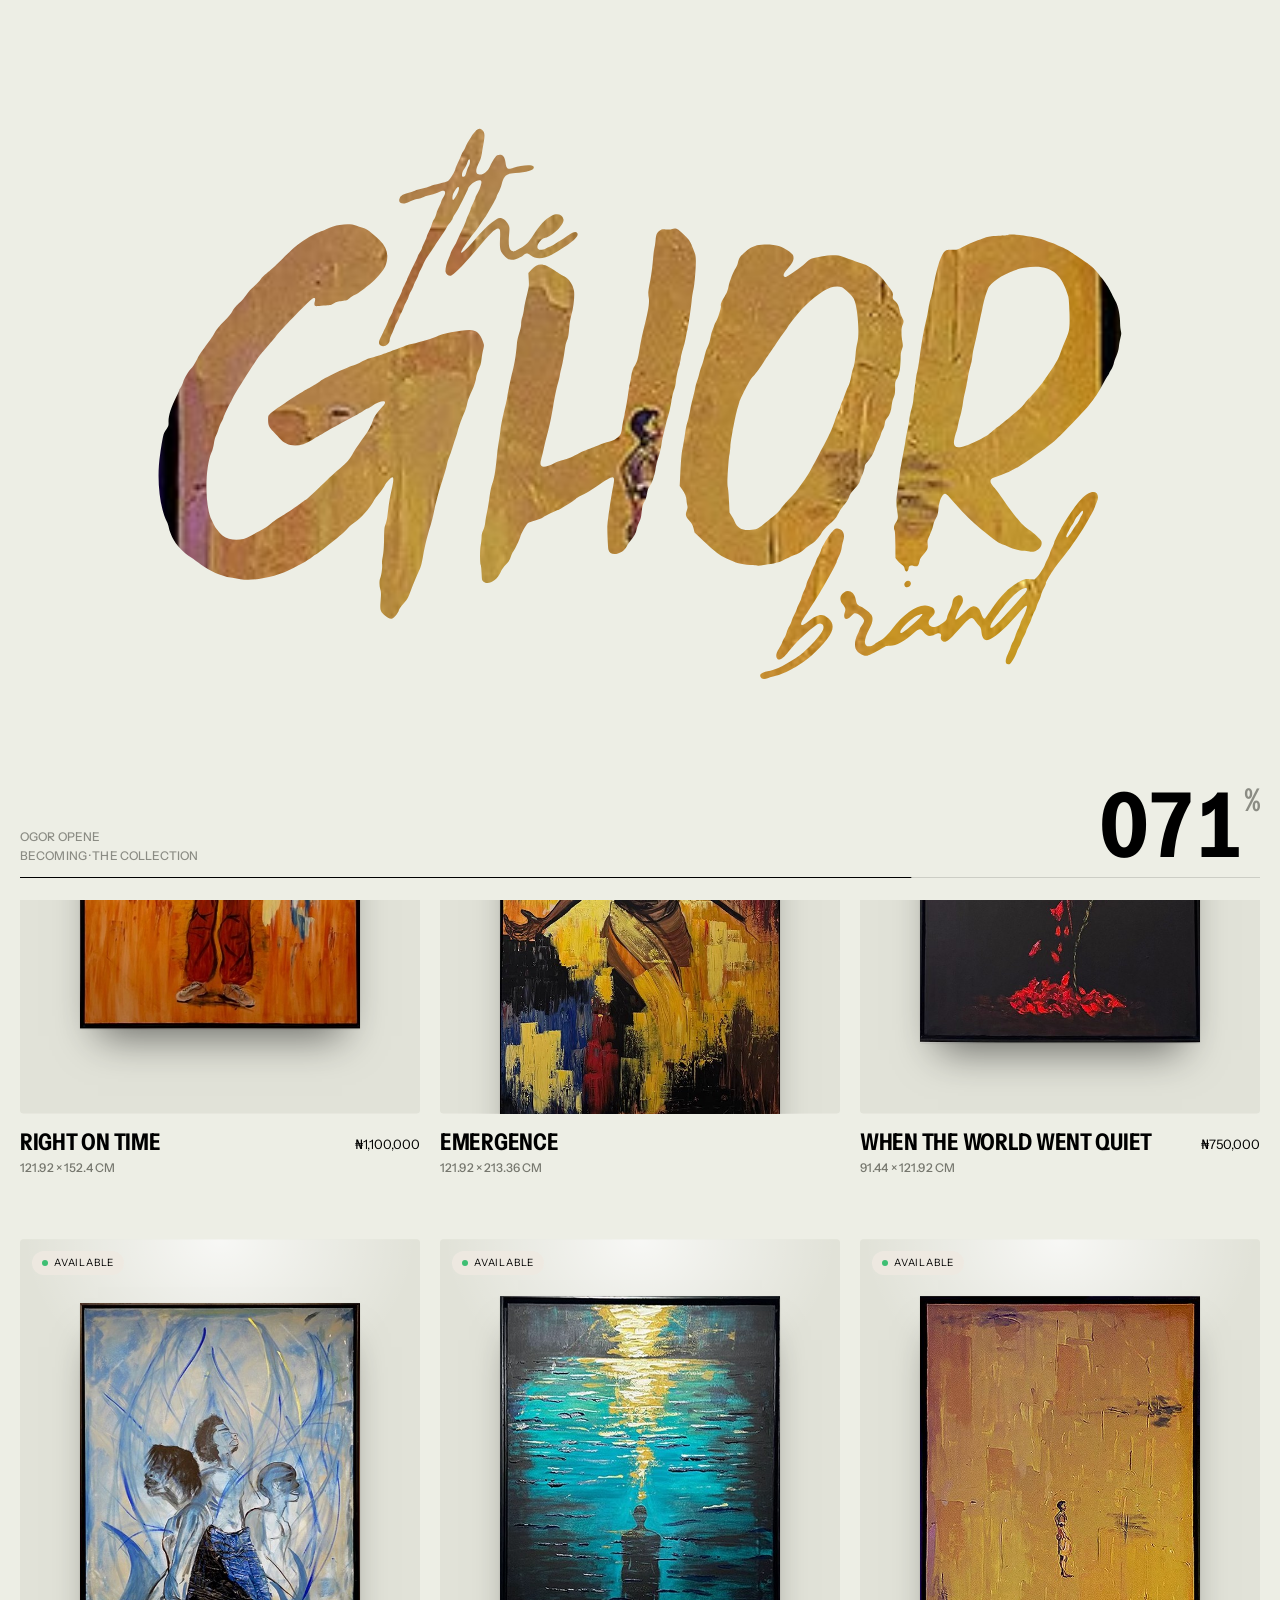
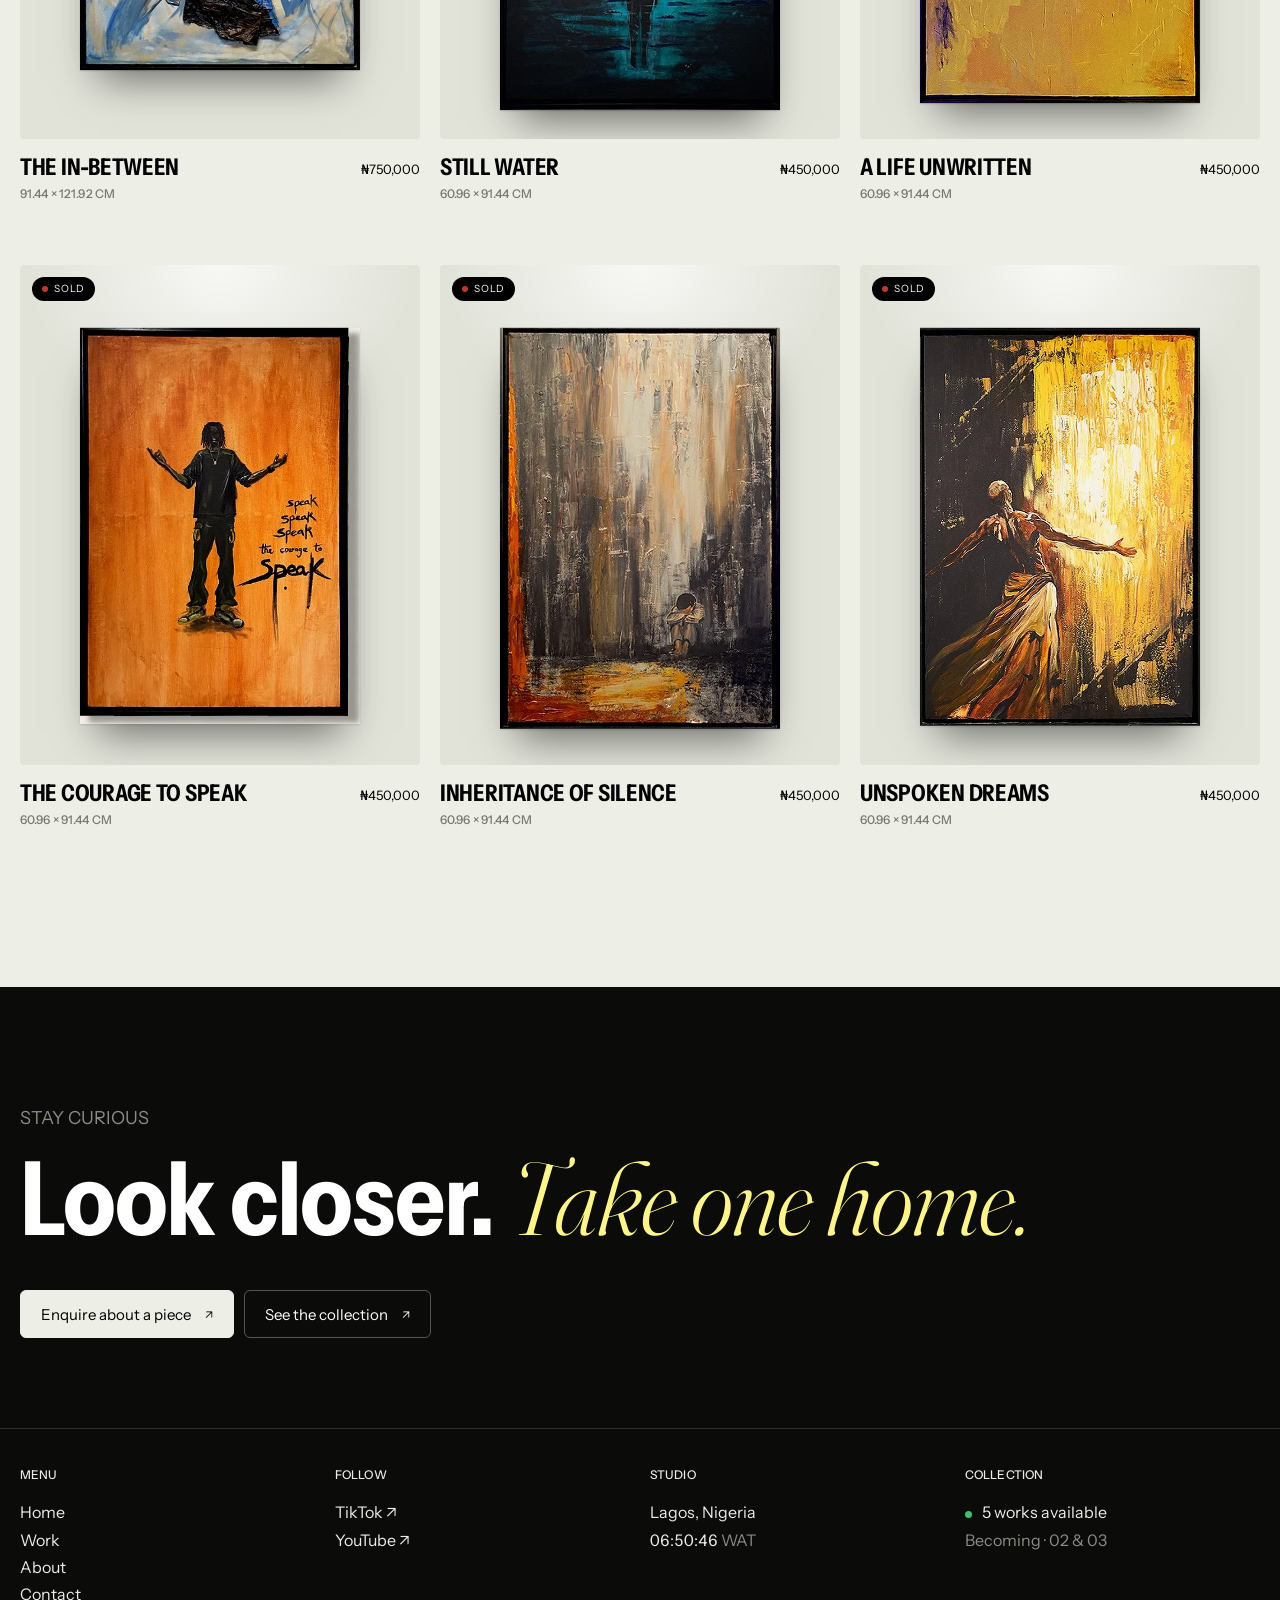
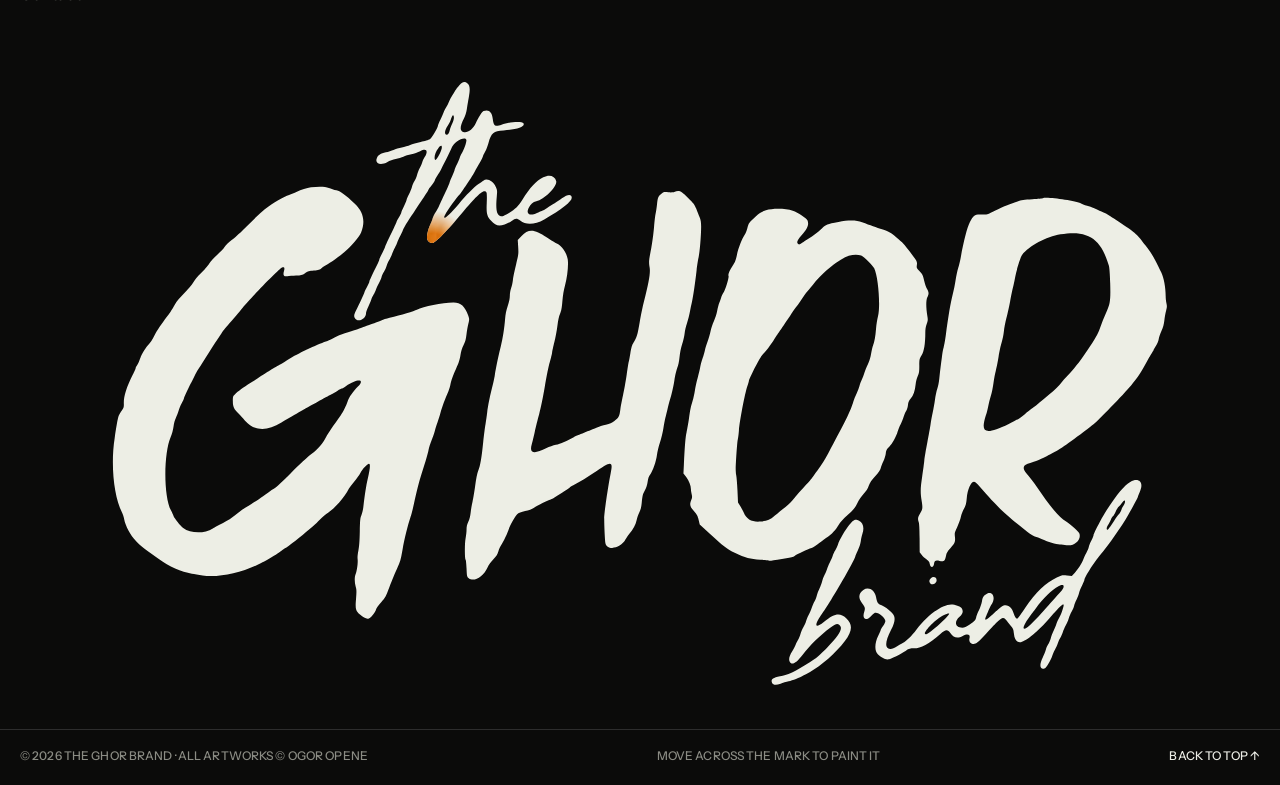
<file: piece.html>
<!DOCTYPE html>
<html lang="en">
<head>
  <meta charset="utf-8" />
  <meta name="viewport" content="width=device-width, initial-scale=1" />
  <title>Artwork | The Ghor Brand</title>
  <meta name="description" content="An original painting by Ogor Opene (The Ghor Brand)." />
  <meta property="og:title" content="Artwork | The Ghor Brand" />
  <meta property="og:description" content="An original painting by Ogor Opene (The Ghor Brand)." />
  <meta property="og:image" content="/assets/works/right-on-time.jpg" />
  <meta name="theme-color" content="#16120e" />
  <link rel="icon" href="assets/brand/favicon.svg" type="image/svg+xml" />
  <script>(function(d,s){if(s.getItem("ghor-pt"))d.classList.add("pt-in");else if(!s.getItem("ghor-seen")&&!matchMedia("(prefers-reduced-motion: reduce)").matches)d.classList.add("preload");})(document.documentElement,sessionStorage);</script>
  <link rel="preconnect" href="https://fonts.googleapis.com" />
  <link rel="preconnect" href="https://fonts.gstatic.com" crossorigin />
  <link href="https://fonts.googleapis.com/css2?family=Fraunces:ital,opsz,wght@1,9..144,300&family=Instrument+Sans:wdth,wght@75..100,400..700&display=swap" rel="stylesheet" />
  <link rel="stylesheet" href="styles.css" />
</head>
<body data-page="piece">
  <main id="piece-root"></main>
  <div id="app-footer"></div>

  <script src="assets/vendor/lenis.min.js"></script>
  <script src="assets/js/data.js"></script>
  <script src="assets/js/core.js"></script>
  <script src="assets/js/piece.js"></script>
</body>
</html>
</file>
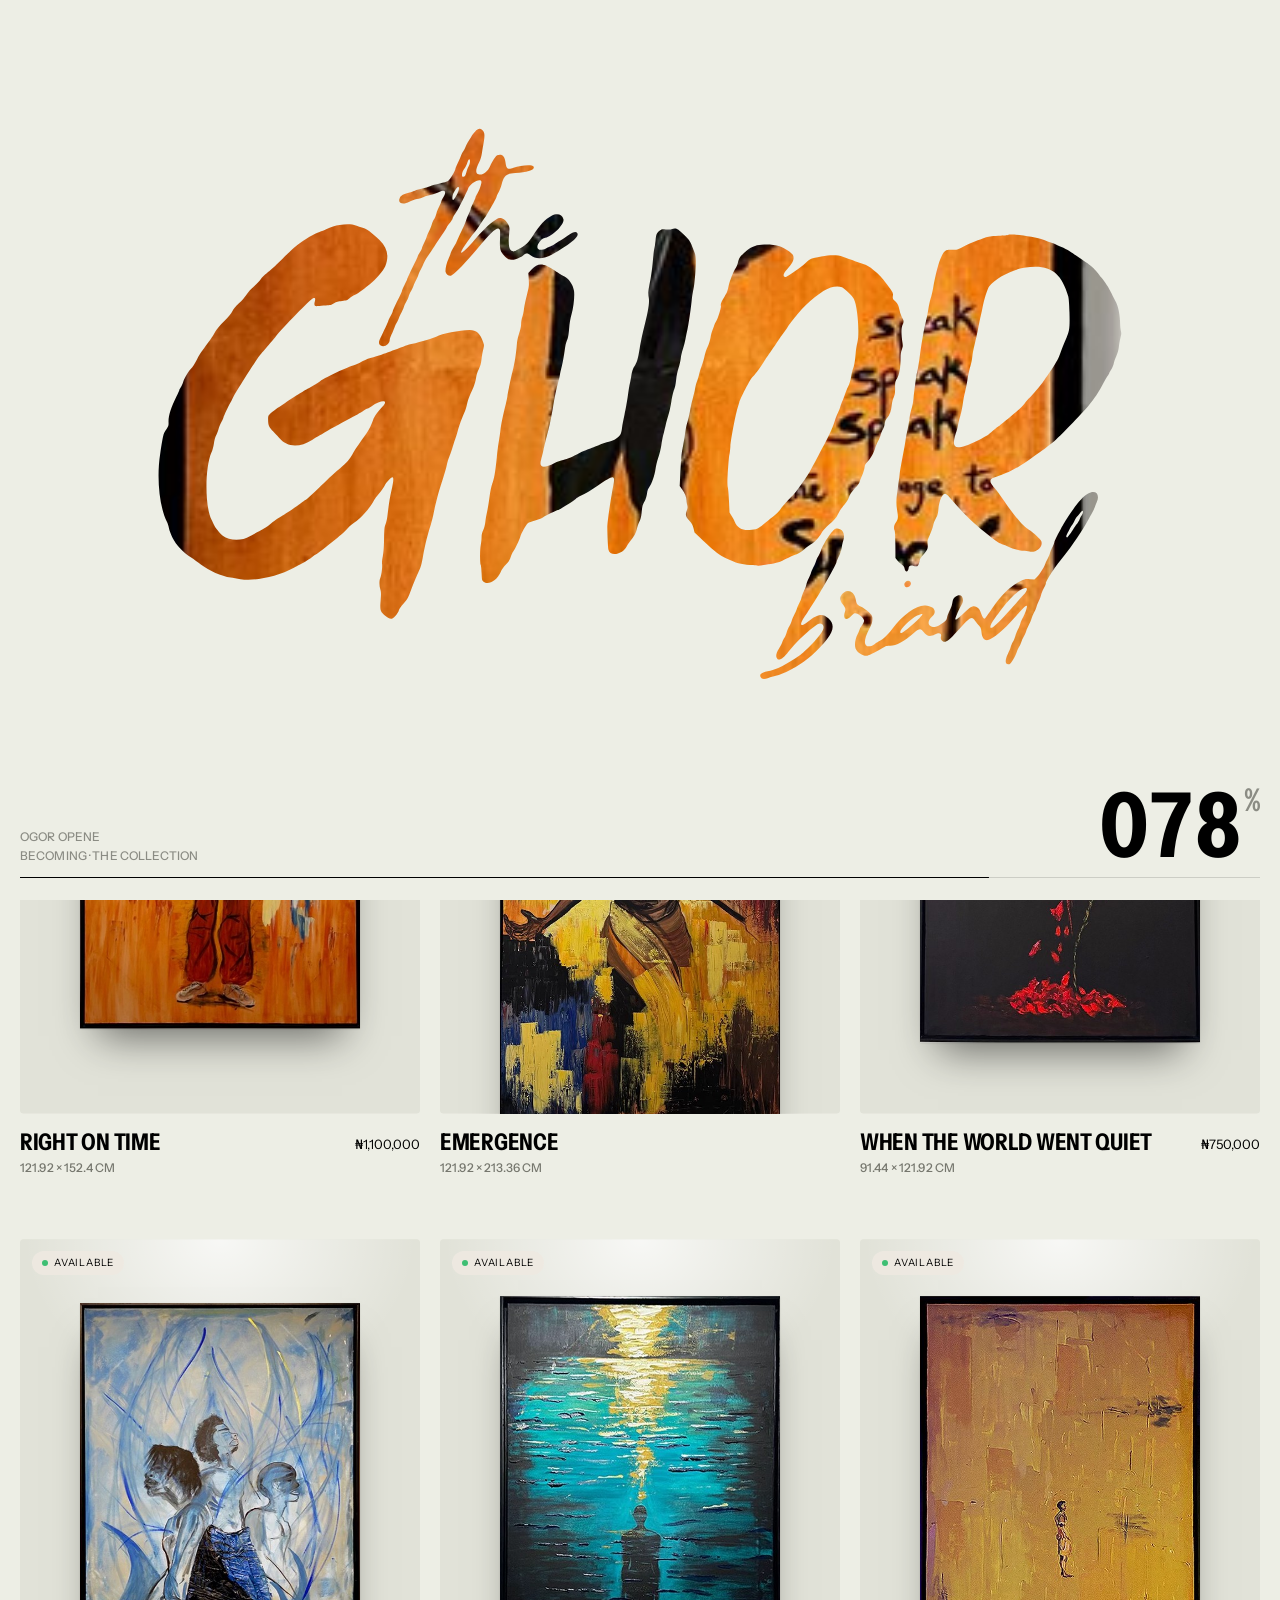
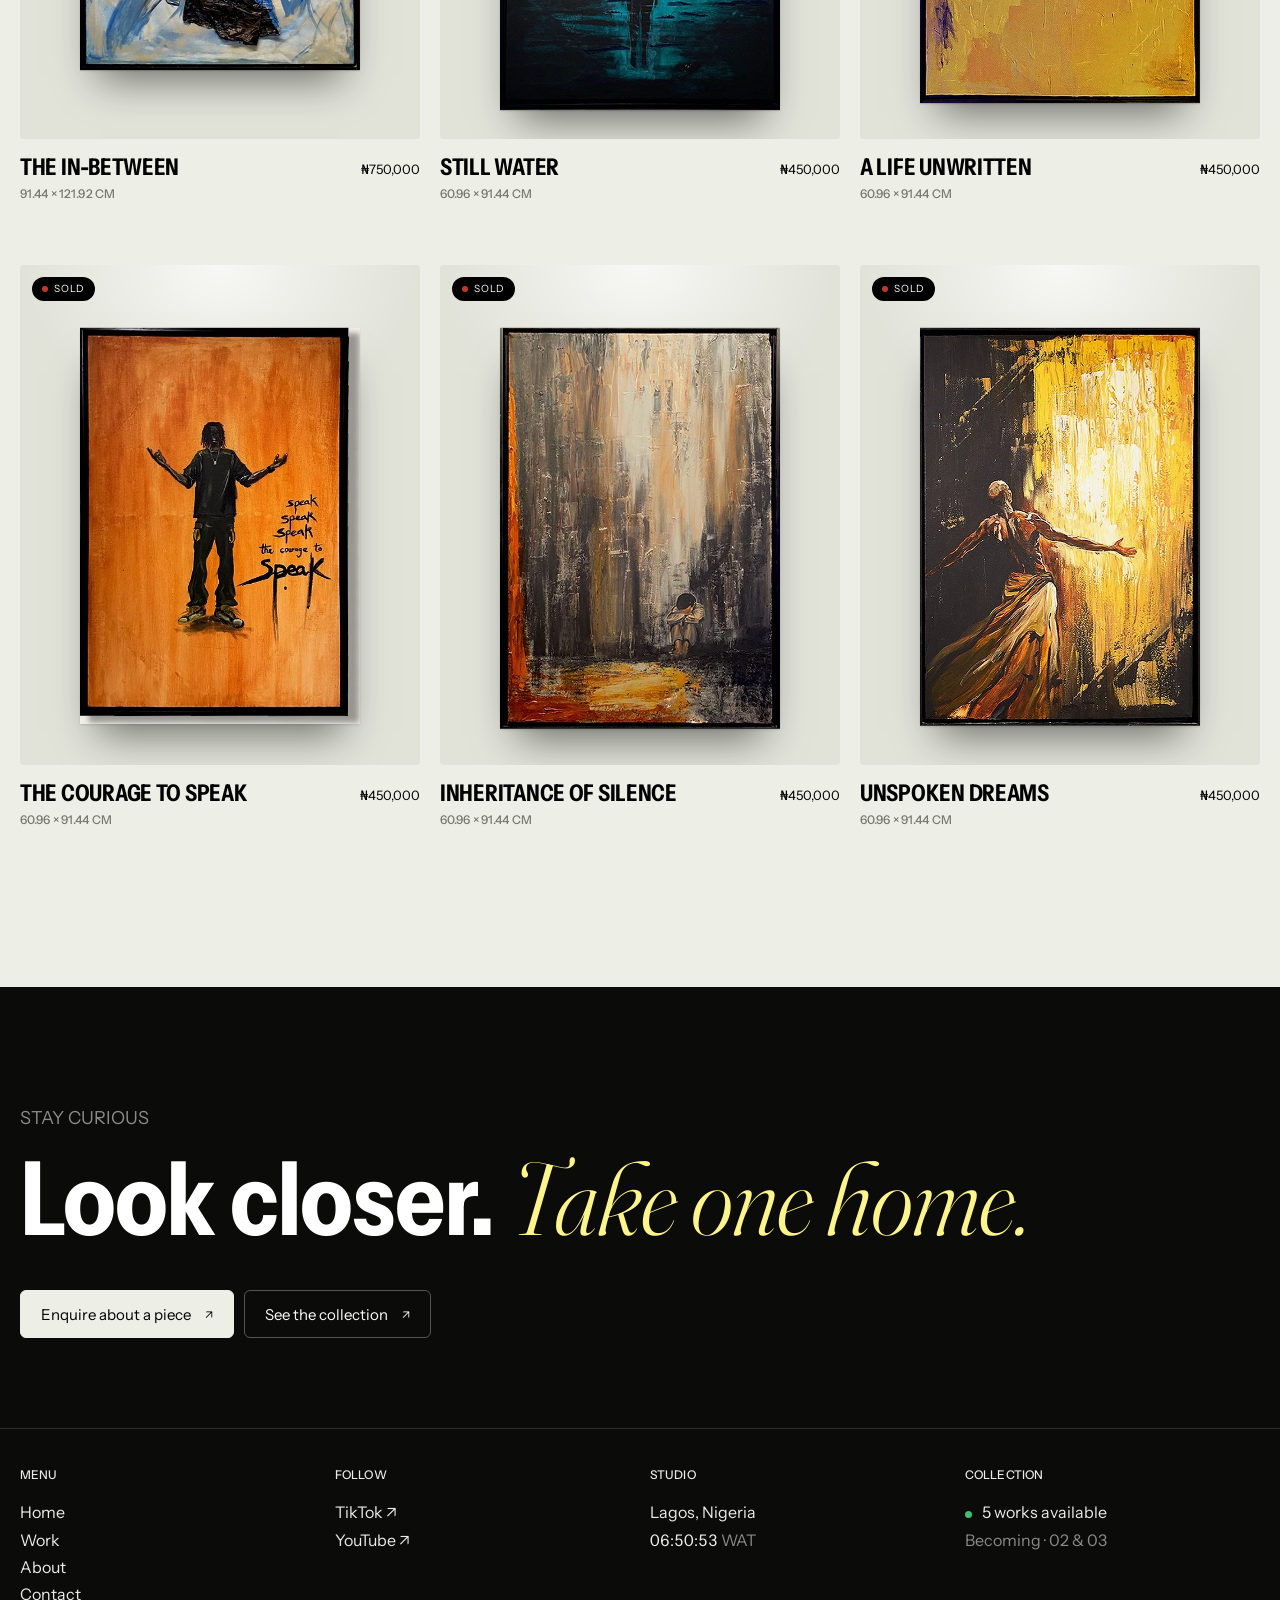
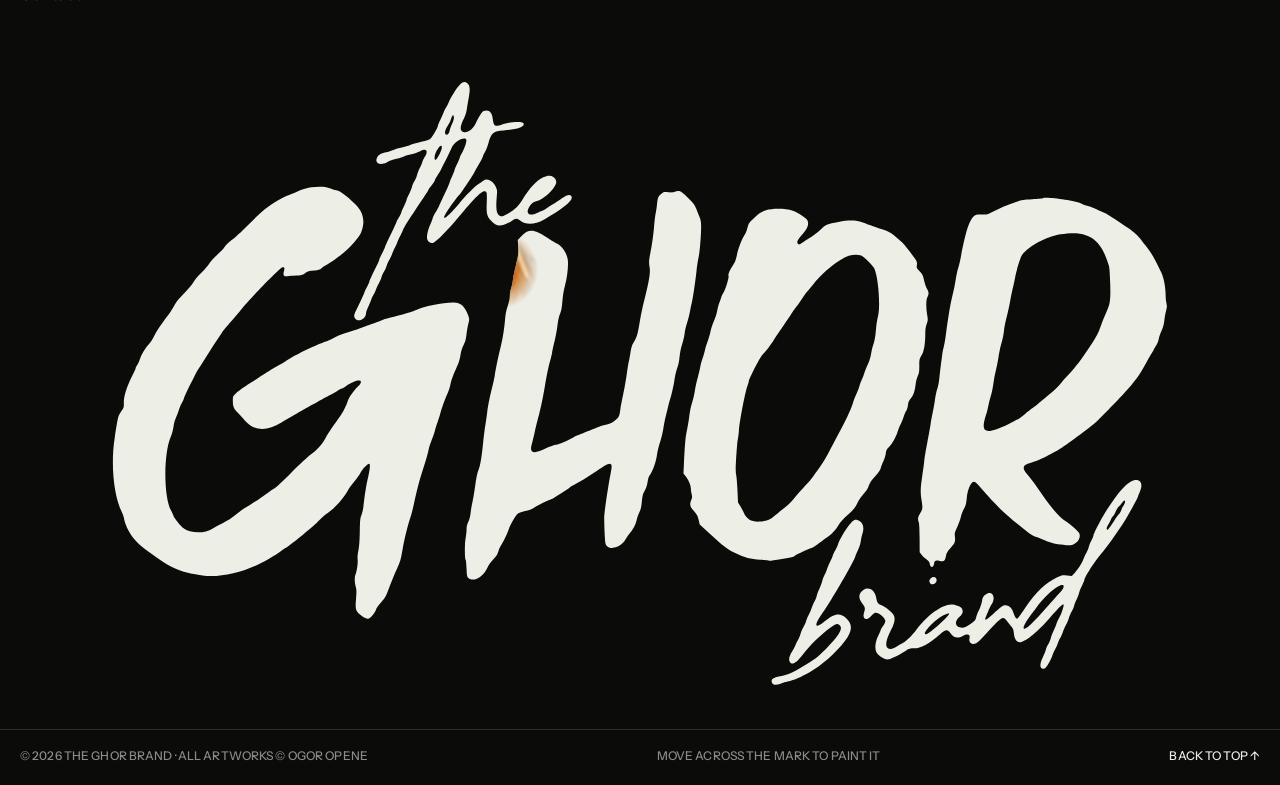
<file: work.html>
<!DOCTYPE html>
<html lang="en">
<head>
  <meta charset="utf-8" />
  <meta name="viewport" content="width=device-width, initial-scale=1" />
  <title>Work | The Ghor Brand</title>
  <meta name="description" content="Becoming, the collection: original acrylic and impasto paintings by Ogor Opene (The Ghor Brand). Prices in NGN, USD, GBP, EUR and CAD." />
  <meta property="og:title" content="Work | The Ghor Brand" />
  <meta property="og:description" content="Becoming, the collection: original acrylic and impasto paintings by Ogor Opene (The Ghor Brand). Prices in NGN, USD, GBP, EUR and CAD." />
  <meta property="og:image" content="/assets/works/emergence.jpg" />
  <meta name="theme-color" content="#16120e" />
  <link rel="icon" href="assets/brand/favicon.svg" type="image/svg+xml" />
  <script>(function(d,s){if(s.getItem("ghor-pt"))d.classList.add("pt-in");else if(!s.getItem("ghor-seen")&&!matchMedia("(prefers-reduced-motion: reduce)").matches)d.classList.add("preload");})(document.documentElement,sessionStorage);</script>
  <link rel="preconnect" href="https://fonts.googleapis.com" />
  <link rel="preconnect" href="https://fonts.gstatic.com" crossorigin />
  <link href="https://fonts.googleapis.com/css2?family=Fraunces:ital,opsz,wght@1,9..144,300&family=Instrument+Sans:wdth,wght@75..100,400..700&display=swap" rel="stylesheet" />
  <link rel="stylesheet" href="styles.css" />
</head>
<body data-page="work">
  <main>
    <section class="page-head">
      <p class="eyebrow" data-split="wipe">Becoming · The Collection</p>
      <h1 class="page-title" data-split="wipe">Work</h1>
      <div class="page-intro">
        <span class="mono" style="color:var(--muted)">(<span id="total">009</span>) works</span>
        <p data-split="wipe">Acrylic, nylon and impasto on canvas. Each piece is an original from <em>Becoming</em>, a collection about identity as something still in progress.</p>
      </div>
    </section>

    <div class="controls">
      <div class="chips" id="chips" role="tablist" aria-label="Filter the collection"></div>
      <div class="controls-r">
        <div id="cur-slot"></div>
        <div class="view-toggle" role="group" aria-label="View">
          <button class="chip act" data-view="grid">Grid</button>
          <button class="chip" data-view="list">List</button>
        </div>
      </div>
    </div>

    <div class="grid3" id="grid3"></div>
    <div class="list" id="list" hidden></div>
    <div class="preview" id="preview" aria-hidden="true"><div class="preview-in"><img id="preview-img" alt="" /></div></div>
  </main>

  <div id="app-footer"></div>

  <script src="assets/vendor/lenis.min.js"></script>
  <script src="assets/js/data.js"></script>
  <script src="assets/js/core.js"></script>
  <script src="assets/js/work.js"></script>
</body>
</html>
</file>
<file: styles.css>
/* =========================================================
   The Ghor Brand: styles (all pages)
   Gallery paper, bronze and ochre, a classical serif for titles.
   Signature easing: cubic-bezier(.771,.029,.189,1.007)
   ========================================================= */
:root {
  --ink: #000;
  --dark: #0b0b0a;
  --grey: #45463f;
  --muted: #76776e;
  --soft: #c4c5ba;
  --line: rgba(0, 0, 0, .14);
  --tag: rgba(0, 0, 0, .06);
  --paper: #edeee5;
  --wall: #e1e2d8;
  --accent: #fdf48b;
  --bronze: #000;
  --ochre: #fdf48b;
  --live: #3fbf74;
  --pad: 20px;
  --headH: 64px;
  --ease: cubic-bezier(.771, .029, .189, 1.007);
  --expo: cubic-bezier(.19, 1, .22, 1);
  /* Type. Free stand-ins for the reference faces; see README to swap in the licensed ones.
     display: Greed Bold -> Instrument Sans Bold, 85% width
     sans:    PP Neue Montreal -> Instrument Sans
     serif:   Farnham Display Light Italic -> Fraunces Light Italic */
  --display: "Greed", "Instrument Sans", "Helvetica Neue", Arial, sans-serif;
  --sans: "PP Neue Montreal", "Instrument Sans", "Helvetica Neue", Helvetica, Arial, sans-serif;
  --serif: "Farnham Display", "Fraunces", Georgia, "Times New Roman", serif;
  --mono: var(--sans);
  --logo: url("assets/brand/ghor-logo.svg");
  --logoR: 1595 / 917;
}

@property --hovp { syntax: "<number>"; inherits: false; initial-value: 0; }
@property --fill { syntax: "<number>"; inherits: false; initial-value: 0; }

* { box-sizing: border-box; margin: 0; padding: 0; }
html { -webkit-text-size-adjust: 100%; scrollbar-width: none; }
html::-webkit-scrollbar { display: none; }
html.lenis, html.lenis body { height: auto; }
.lenis.lenis-smooth { scroll-behavior: auto !important; }
.lenis.lenis-stopped { overflow: hidden; }
body {
  font-family: var(--sans); color: var(--ink);
  background: var(--paper);
  letter-spacing: 0;
  -webkit-font-smoothing: antialiased; -moz-osx-font-smoothing: grayscale;
}
img, video { display: block; max-width: 100%; }
[hidden] { display: none !important; }
a { color: inherit; text-decoration: none; }
button, input, select, textarea { font: inherit; color: inherit; }
button { background: none; border: 0; cursor: pointer; }
em { font-family: var(--serif); font-style: italic; font-weight: 300; font-stretch: 100%; font-variation-settings: "opsz" 144; letter-spacing: -0.01em; }
.mono { font-family: var(--sans); font-size: 12px; font-weight: 500; letter-spacing: .01em; text-transform: uppercase; }
.label { color: var(--ink); font-size: 18px; text-transform: uppercase; letter-spacing: 0; }
.h2 { font-family: var(--display); font-size: clamp(34px, 3.4vw, 56px); font-weight: 400; letter-spacing: -0.02em; line-height: .98; }
.h2 em, .page-title em, .ab-title em, .ct-title em, .piece-title em, .feature-title em { color: inherit; }
.eyebrow { font-family: var(--sans); font-size: 12px; font-weight: 500; letter-spacing: .01em; text-transform: uppercase; color: var(--ink); }

/* ---------- The Ghor mark (SVG used as a mask so it takes currentColor) ---------- */
.logo {
  display: inline-block; aspect-ratio: var(--logoR); height: 40px; background: currentColor;
  -webkit-mask: var(--logo) center / contain no-repeat; mask: var(--logo) center / contain no-repeat;
}

/* ---------- Film grain ---------- */
.grain {
  display: none;
  position: fixed; inset: -100%; z-index: 200; pointer-events: none; opacity: .045; mix-blend-mode: multiply;
  background: url("assets/texture/grain.png") repeat; background-size: 180px;
  animation: grain .9s steps(6) infinite;
}
@keyframes grain {
  0% { transform: translate(0, 0); } 17% { transform: translate(-3%, 2%); } 33% { transform: translate(2%, -4%); }
  50% { transform: translate(-4%, -1%); } 67% { transform: translate(3%, 3%); } 83% { transform: translate(-1%, 4%); } 100% { transform: translate(0, 0); }
}

/* ---------- Buttons ---------- */
.btn {
  display: inline-flex; align-items: center; gap: 14px; height: 48px; padding: 0 20px;
  font-size: 15px; border-radius: 6px; white-space: nowrap;
  background: var(--ink); color: #fff; border: 1px solid var(--ink);
  transition: background-color .3s var(--ease), color .3s var(--ease), border-color .3s var(--ease);
}
.btn i { font-style: normal; font-size: 12px; transition: transform .5s var(--expo); }
.btn:hover i { transform: translate(3px, -3px); }
.btn:hover { background: var(--accent); border-color: var(--accent); color: var(--ink); }
.btn-ghost { background: transparent; color: var(--ink); border-color: var(--line); }
.btn-ghost:hover { background: var(--ink); border-color: var(--ink); color: #fff; }
.btn-light { background: var(--paper); color: var(--ink); border-color: var(--paper); }
.btn-light:hover { background: var(--accent); border-color: var(--accent); color: var(--ink); }
.btn-ghost-light { background: transparent; color: #fff; border-color: rgba(255,255,255,.3); }
.btn-ghost-light:hover { background: #fff; border-color: #fff; color: var(--ink); }
.btn-glass { background: rgba(255,255,255,.12); color: #fff; backdrop-filter: blur(10px); -webkit-backdrop-filter: blur(10px); border-color: rgba(255,255,255,.25); }
.btn-glass:hover { background: #fff; border-color: #fff; color: var(--ink); }

/* ---------- Line wipe ---------- */
.w { white-space: nowrap; }
.ln { display: block; position: relative; }
.ln-i {
  display: block;
  clip-path: inset(-0.2em -0.1em 105% -0.1em);
  transform: translateY(.18em);
  transition: clip-path 1.1s var(--ease), transform 1.1s var(--ease);
  transition-delay: calc(var(--i, 0) * 90ms + var(--d, 0ms));
}
.in .ln-i, .in.ln-i { clip-path: inset(-0.2em -0.1em -0.3em -0.1em); transform: none; }
[data-split="fill"] .ln { color: var(--soft); }
[data-split="fill"] .ln-f { position: absolute; inset: 0; color: var(--ink); pointer-events: none; clip-path: inset(-0.2em calc(100% - 100% * var(--fill)) -0.3em 0); }

/* ---------- Band hover ---------- */
.bnd-hov { display: inline-block; --b: .15; }
.bnd-hov.hov {
  --bB: calc(100% * var(--b)); --bS: calc(100% + 2 * var(--bB));
  clip-path: polygon(
    -10% calc(0% - var(--bB)), 110% calc(0% - var(--bB)),
    110% calc(var(--bS) * (var(--hovp) - 1.1) - var(--bB)), -10% calc(var(--bS) * (var(--hovp) - 1.1) - var(--bB)),
    -10% calc(var(--bS) * var(--hovp) - var(--bB)), 110% calc(var(--bS) * var(--hovp) - var(--bB)),
    110% calc(100% + var(--bB)), -10% calc(100% + var(--bB)));
  animation: bnd .8s var(--ease) forwards;
}
@keyframes bnd { from { --hovp: 0; } to { --hovp: 2.1; } }

[data-reveal].fade { opacity: 0; transform: translateY(24px); transition: opacity 1s var(--ease), transform 1s var(--ease); transition-delay: calc(var(--i, 0) * 90ms); }
[data-reveal].fade.in { opacity: 1; transform: none; }

/* ---------- Page transition ---------- */
.pt {
  position: fixed; inset: 0; z-index: 150; background: var(--paper); color: var(--ink); pointer-events: none;
  display: grid; place-items: center;
  clip-path: inset(100% 0 0 0);
}
.pt-logo { height: 64px; opacity: 0; transition: opacity .3s; }
.pt.cover { clip-path: inset(0 0 0 0); transition: clip-path .7s var(--ease); pointer-events: auto; }
.pt.cover .pt-logo { opacity: 1; transition-delay: .35s; }
html.pt-in .pt { clip-path: inset(0 0 0 0); }
html.pt-in .pt .pt-logo { opacity: 1; }
.pt.open { clip-path: inset(0 0 100% 0); transition: clip-path .9s var(--ease) .1s; }

/* ---------- Nav ---------- */
.nav {
  position: fixed; inset: 0 0 auto 0; z-index: 60; height: var(--headH);
  display: flex; justify-content: space-between; align-items: center;
  padding: 0 var(--pad); color: #fff; mix-blend-mode: difference;
  transition: transform .8s var(--ease), opacity .8s var(--ease);
}
.is-loading .nav { opacity: 0; transform: translateY(-10px); }
html.nav-hide .nav { transform: translateY(calc(-1 * var(--headH))); transition: transform .45s var(--ease); }
.nav-logo { display: block; line-height: 0; transition: transform .6s var(--expo); }
.nav-logo:hover { transform: rotate(-3deg) scale(1.04); }
.nav-logo .logo { height: 46px; }
/* ---------- Menu: black card that opens from the bottom-right button (all screens) ---------- */
.mbox { position: fixed; z-index: 70; right: var(--pad); bottom: var(--pad); display: flex; flex-direction: column; align-items: flex-end; }
.is-loading .mbox { opacity: 0; }
.mbtn {
  position: relative; z-index: 2; width: 52px; height: 40px; border-radius: 6px; background: var(--ink);
  display: grid; place-items: center; transition: transform .5s var(--expo), background .3s var(--ease);
}
.mbtn:hover { transform: scale(1.06); }
.mbtn i { position: absolute; left: 14px; right: 14px; height: 2px; background: var(--accent); border-radius: 1px; transition: transform .6s var(--ease), top .5s var(--ease); }
.mbtn i:nth-child(1) { top: 15px; } .mbtn i:nth-child(2) { top: 23px; }
.menu-open .mbtn i { top: 19px; }
.menu-open .mbtn i:nth-child(1) { transform: rotate(45deg); }
.menu-open .mbtn i:nth-child(2) { transform: rotate(-45deg); }
.menu {
  position: absolute; right: 0; bottom: 0; width: min(340px, calc(100vw - 2 * var(--pad)));
  max-height: calc(100vh - 2 * var(--pad) - var(--headH)); overflow-y: auto; overscroll-behavior: contain;
  background: var(--ink); color: #fff; border-radius: 10px;
  padding: 26px 26px 60px; display: flex; flex-direction: column; align-items: flex-end; gap: 22px;
  clip-path: inset(calc(100% - 40px) 0 0 calc(100% - 52px) round 6px); visibility: hidden;
  transition: clip-path .75s var(--ease), visibility 0s .75s;
}
.menu.open { clip-path: inset(0 0 0 0 round 10px); visibility: visible; transition: clip-path .75s var(--ease), visibility 0s; }
.menu-links { display: flex; flex-direction: column; align-items: flex-end; }
.menu-links a { display: flex; align-items: baseline; gap: 12px; padding: 2px 0; }
.ml-i { font-size: 11px; color: #77786f; opacity: 0; transition: opacity .4s var(--ease); }
.ml-t { display: block; font-size: clamp(32px, 2.7vw, 40px); line-height: 1.14; letter-spacing: -0.01em; }
.ml-tt { display: inline-block; clip-path: inset(-.2em -.2em 100% -.2em); transform: translateY(.4em); transition: clip-path .8s var(--ease), transform .8s var(--ease), translate .5s var(--expo); transition-delay: calc(.18s + var(--i) * 60ms), calc(.18s + var(--i) * 60ms), 0s; }
.menu.open .ml-tt { clip-path: inset(-.2em -.2em -.3em -.2em); transform: none; }
.menu-links a:hover .ml-tt { translate: -.4rem 0; }
.menu-links a:hover .ml-i { opacity: 1; }
.menu-links a.cur .ml-tt::before { content: ""; display: inline-block; width: .2em; height: .2em; background: var(--accent); transform: rotate(45deg); margin-right: .32em; vertical-align: .32em; }
.menu-meta { display: flex; flex-direction: column; align-items: flex-end; gap: 8px; width: 100%; padding-top: 16px; border-top: 1px solid rgba(255,255,255,.16); color: #a3a49b; opacity: 0; transition: opacity .6s var(--ease) .35s; }
.menu.open .menu-meta { opacity: 1; }
.menu-meta .mf-links { display: flex; gap: 14px; flex-wrap: wrap; justify-content: flex-end; color: #fff; }
.menu-meta [data-clock] { color: #fff; font-variant-numeric: tabular-nums; }
.menu-cta { margin-top: 2px; }
.menu-cta.btn { height: 42px; background: var(--accent); border-color: var(--accent); color: var(--ink); }
.menu-cta.btn:hover { background: #fff; border-color: #fff; }
.menu-dot { position: absolute; right: 74px; bottom: 16px; width: 8px; height: 8px; background: var(--accent); transform: rotate(45deg); }

/* ---------- Preloader ---------- */
html.preload body::before { content: ""; position: fixed; inset: 0; z-index: 170; background: var(--paper); }
.pl { position: fixed; inset: 0; z-index: 180; background: var(--paper); color: var(--ink); display: grid; grid-template-rows: 1fr auto auto; padding: 22px var(--pad); clip-path: inset(0 0 0 0); }
.pl.wipe { clip-path: inset(0 0 100% 0); transition: clip-path 1.05s var(--ease); }
.pl-mark { align-self: center; justify-self: center; width: min(78vw, 62vh * 1.74); aspect-ratio: var(--logoR); position: relative; overflow: hidden; }
.pl-paint {
  position: absolute; inset: 0; background: var(--paint) center / cover no-repeat, var(--ochre);
  -webkit-mask: var(--logo) center / contain no-repeat; mask: var(--logo) center / contain no-repeat;
  transform: translateY(105%) rotate(4deg); transition: transform 1.2s var(--ease) .1s;
}
.pl.in .pl-paint { transform: none; }
.pl.out .pl-paint { transform: translateY(-110%) rotate(-3deg); transition: transform .9s var(--ease); }
.pl-foot { display: flex; justify-content: space-between; align-items: flex-end; gap: 20px; padding-bottom: 14px; opacity: 0; transition: opacity .8s var(--ease) .5s; }
.pl.in .pl-foot { opacity: 1; }
.pl.out .pl-foot { opacity: 0; transition: opacity .4s var(--ease); }
.pl-meta { display: flex; flex-direction: column; gap: 4px; color: #8b8c84; }
.pl-count { font-family: var(--display); font-size: clamp(48px, 7vw, 108px); line-height: .85; font-variant-numeric: tabular-nums lining-nums; }
.pl-pc { font-size: .35em; vertical-align: top; margin-left: .1em; color: #8b8c84; }
.pl-bar { height: 1px; background: var(--line); overflow: hidden; }
.pl-bar i { display: block; height: 100%; background: var(--ink); transform: scaleX(0); transform-origin: left; }

/* ---------- Home: stage (strip of tiles + wordmark) ---------- */
.stage { position: relative; height: 100vh; height: 100svh; min-height: 620px; display: flex; flex-direction: column; overflow: hidden; }
.strip { position: relative; flex: 1 1 auto; min-height: 0; overflow: hidden; cursor: grab; touch-action: pan-y; }
.strip.drag { cursor: grabbing; }
.strip-track { display: flex; align-items: flex-start; height: 100%; width: max-content; will-change: transform; }
.tile { --tw: clamp(210px, 17.4vw, 330px); position: relative; flex: none; width: var(--tw); height: 100%; display: flex; flex-direction: column; }
.tile-media {
  position: relative; width: 100%; aspect-ratio: var(--ar, .75); max-height: calc(100% - 66px); overflow: hidden; background: var(--wall);
  clip-path: inset(0 0 100% 0); transition: clip-path 1.1s var(--ease); transition-delay: calc(var(--i, 0) * 60ms);
}
.stage.in .tile-media { clip-path: inset(0 0 0 0); }
.tile-media img, .tile-media video { position: absolute; inset: 0; width: 100%; height: 100%; object-fit: cover; pointer-events: none; transform: scale(1.12); transition: transform 1.4s var(--ease), scale 1s var(--ease); transition-delay: calc(var(--i, 0) * 60ms), 0s; }
.stage.in .tile-media img, .stage.in .tile-media video { transform: none; }
.tile:hover .tile-media img, .tile:hover .tile-media video { scale: 1.035; }
.tile-cap { display: flex; flex-direction: column; gap: 5px; padding: 12px 12px 0 0; opacity: 0; transform: translateY(6px); transition: opacity .45s var(--ease), transform .45s var(--ease); pointer-events: none; }
.tile-cap b { font-family: var(--display); font-size: clamp(20px, 1.7vw, 28px); line-height: .88; text-transform: uppercase; }
.tile-cap span { font-size: 12px; text-transform: uppercase; }
.tile:hover .tile-cap, .tile.act .tile-cap { opacity: 1; transform: none; }
.stage-foot { flex: none; display: grid; grid-template-columns: auto minmax(0, 1fr); align-items: end; gap: 20px 6vw; padding: 8px var(--pad) 14px; }
.stage-word { position: relative; font-family: var(--display); font-size: clamp(120px, 20vw, 380px); line-height: .74; overflow: hidden; padding-top: .06em; white-space: nowrap; }
.sw-in { display: inline-block; transform: translateY(105%); transition: transform 1.2s var(--ease) .35s; }
.stage.in .sw-in { transform: none; }
.dia { position: absolute; left: 47.5%; top: .14em; width: .055em; height: .055em; background: var(--accent); transform: rotate(45deg) scale(0); transition: transform .6s var(--expo) 1.2s; }
.stage.in .dia { transform: rotate(45deg) scale(1); }
.stage-copy { max-width: 400px; padding-bottom: .4vw; opacity: 0; transform: translateY(14px); transition: opacity 1s var(--ease) .7s, transform 1s var(--ease) .7s; }
.stage.in .stage-copy { opacity: 1; transform: none; }
.stage-k { font-size: 18px; text-transform: uppercase; margin-bottom: 22px; }
.stage-d { font-size: 18px; line-height: 1.3; }
.stage-btns { display: flex; gap: 8px; flex-wrap: wrap; margin-top: 24px; }
.stage-btns .btn { height: 42px; padding: 0 16px; }
.stage-bar { flex: none; display: flex; justify-content: space-between; gap: 16px; padding: 0 calc(var(--pad) + 72px) 26px var(--pad); color: var(--ink); white-space: nowrap; }
.stage-bar b { font-weight: 400; margin: 0 8px; }
.stage-bar a:hover { text-decoration: underline; }

/* ---------- Sticky enquiry button (home) ---------- */
.sticky-cta {
  position: fixed; z-index: 50; right: calc(var(--pad) + 60px); bottom: var(--pad); display: inline-flex; align-items: center; gap: 12px;
  height: 40px; padding: 0 16px 0 14px; border-radius: 6px; background: var(--ink); color: #fff; font-size: 15px;
  box-shadow: 0 18px 40px -16px rgba(0,0,0,.55);
  transform: translateY(140%); opacity: 0; transition: transform .7s var(--ease), opacity .5s var(--ease), background .3s var(--ease);
}
.sticky-cta.show { transform: none; opacity: 1; }
.sticky-cta:hover { background: var(--accent); color: var(--ink); }
.sticky-cta .f-dot { margin: 0; }
.sticky-cta b { font-weight: 500; }
.sticky-cta i { font-style: normal; font-size: 12px; }

/* ---------- Stats ---------- */
.stats { display: grid; grid-template-columns: repeat(4, 1fr); gap: 20px; padding: 120px var(--pad) 0; }
.stat { border-top: 1px solid var(--ink); padding-top: 16px; }
.stat-n { font-family: var(--display); font-size: clamp(56px, 7vw, 112px); line-height: .95; font-weight: 400; font-variant-numeric: tabular-nums lining-nums; }
.stat-l { margin-top: 10px; color: var(--grey); font-size: 15px; }

/* ---------- About teaser ---------- */
.about { display: grid; grid-template-columns: 1fr 2fr; gap: 20px; padding: 150px var(--pad) 160px; }
.about-cycle { position: relative; height: 20px; margin-top: 36px; font-size: 13px; color: var(--bronze); }
.about-cycle span { position: absolute; left: 0; top: 0; clip-path: inset(0 0 100% 0); transform: translateY(6px); transition: clip-path .7s var(--ease), transform .7s var(--ease); white-space: nowrap; }
.about-cycle span.act { clip-path: inset(0 0 -10% 0); transform: none; }
.about-cycle span.leave { clip-path: inset(100% 0 0 0); transform: translateY(-6px); }
.about-lead { font-family: var(--sans); font-size: clamp(26px, 2.6vw, 42px); line-height: 1.12; letter-spacing: -0.015em; max-width: 1000px; }
.about-sub { margin-top: 48px; font-size: clamp(18px, 1.6vw, 24px); line-height: 1.3; letter-spacing: -0.02em; color: var(--muted); max-width: 760px; }
.about-more { margin-top: 44px; }

/* ---------- Section heads ---------- */
.sec-head { display: flex; justify-content: space-between; align-items: flex-end; gap: 20px; padding: 0 var(--pad) 32px; flex-wrap: wrap; }
.sec-head .count { color: var(--muted); font-family: var(--mono); font-size: 11px; margin-left: 8px; vertical-align: top; }
.sec-k { color: var(--muted); margin-bottom: 14px; }

/* ---------- Currency switch ---------- */
.cur-switch { display: flex; gap: 2px; flex-wrap: wrap; }
.cur-switch .chip { height: 30px; padding: 0 10px; }

/* ---------- Cards: painting hung on a wall panel ---------- */
.work { padding: 0 0 140px; }
.grid { display: grid; grid-template-columns: repeat(3, 1fr); gap: 72px 20px; padding: 0 var(--pad); }
.grid-cta { display: flex; justify-content: center; padding-top: 80px; }
.card { cursor: pointer; display: block; }
.card-media { position: relative; overflow: hidden; background: var(--wall); aspect-ratio: 4 / 5; border-radius: 3px; clip-path: inset(100% 0 0 0 round 3px); transition: clip-path 1.3s var(--ease); }
.card.in .card-media { clip-path: inset(0 0 0 0 round 3px); }
.card-media::before { /* soft gallery light from above */
  content: ""; position: absolute; inset: 0; background: radial-gradient(ellipse 70% 45% at 50% 0%, rgba(255,255,255,.75), transparent 70%); pointer-events: none;
}
.card-wall { position: absolute; inset: 12% 15%; display: grid; place-items: center; transform: translate3d(0, var(--py, 0px), 0); }
.card-wall img { max-width: 100%; max-height: 100%; width: auto; height: auto; box-shadow: 0 1px 2px rgba(0,0,0,.12), 0 26px 40px -18px rgba(0,0,0,.55); transition: transform .9s var(--ease), box-shadow .9s var(--ease); }
.card:hover .card-wall img { transform: translateY(-6px) scale(1.025); box-shadow: 0 1px 2px rgba(0,0,0,.12), 0 40px 50px -20px rgba(0,0,0,.6); }
.card-info { display: flex; justify-content: space-between; align-items: flex-start; gap: 16px; padding-top: 18px; }
.card-info h3 { font-family: var(--display); font-size: clamp(24px, 2vw, 32px); font-weight: 400; line-height: 1; transition: color .3s var(--ease); }
.card:hover .card-info h3 { color: var(--bronze); font-style: italic; }
.card-sub { color: var(--muted); margin-top: 8px; }
.card-price { font-family: var(--mono); font-size: 13px; white-space: nowrap; padding-top: 4px; }
.status { position: absolute; z-index: 2; top: 12px; left: 12px; font-family: var(--mono); font-size: 10px; letter-spacing: .08em; text-transform: uppercase; padding: 7px 10px 7px 22px; border-radius: 99px; background: rgba(239,233,225,.9); line-height: 1; }
.status::before { content: ""; position: absolute; left: 10px; top: 50%; width: 6px; height: 6px; margin-top: -3px; border-radius: 50%; background: var(--live); }
.status.s-sold { background: var(--ink); color: #fff; }
.status.s-sold::before { background: #c0392b; }
.status.s-enquire::before { background: var(--ochre); }
.dot { display: inline-block; width: 6px; height: 6px; border-radius: 50%; margin-right: 8px; vertical-align: 1px; background: var(--live); }
.dot.s-sold { background: #c0392b; } .dot.s-enquire { background: var(--ochre); }

/* ---------- Feature / press ---------- */
.feature { display: grid; grid-template-columns: 1fr 1fr; gap: 60px; padding: 0 var(--pad) 160px; align-items: center; }
.feature-art { display: block; }
.feature-wall { position: relative; background: var(--wall); border-radius: 3px; display: grid; place-items: center; padding: 9% 12%; overflow: hidden; }
.feature-wall::before { content: ""; position: absolute; inset: 0; background: radial-gradient(ellipse 70% 40% at 50% 0%, rgba(255,255,255,.8), transparent 70%); }
.feature-wall img { position: relative; max-height: 74vh; width: auto; box-shadow: 0 1px 2px rgba(0,0,0,.12), 0 40px 60px -26px rgba(0,0,0,.6); transition: transform 1s var(--ease); }
.feature-art:hover img { transform: scale(1.02); }
.feature-cap { display: block; color: var(--muted); margin-top: 12px; }
.feature-art .feature-wall { clip-path: inset(100% 0 0 0 round 3px); transition: clip-path 1.3s var(--ease); }
.feature-art.in .feature-wall { clip-path: inset(0 0 0 0 round 3px); }
.feature-title { font-family: var(--display); font-weight: 400; font-size: clamp(48px, 5.6vw, 96px); line-height: .92; letter-spacing: -0.02em; margin: 22px 0 30px; }
.feature-body { font-size: 18px; line-height: 1.5; color: #2b2c27; max-width: 540px; }
.feature-quote { font-family: var(--serif); font-style: italic; font-weight: 300; font-size: clamp(26px, 2.4vw, 38px); line-height: 1.12; margin-top: 36px; padding-left: 22px; border-left: 2px solid var(--ink); max-width: 600px; }
.feature-meta { color: var(--muted); margin-top: 18px; padding-left: 24px; }
.feature-btns { display: flex; gap: 10px; flex-wrap: wrap; margin-top: 40px; }

/* ---------- Studio films ---------- */
.films { padding: 0 0 160px; }
.films-row { display: grid; grid-template-columns: repeat(3, 1fr); gap: 20px; padding: 0 var(--pad); }
.film { margin: 0; }
.film-frame { aspect-ratio: 4 / 5; overflow: hidden; border-radius: 4px; background: #1a1a18; }
.film video { width: 100%; height: 100%; object-fit: cover; transition: scale 1s var(--ease); }
.film:hover video { scale: 1.03; }
.film figcaption { display: flex; gap: 14px; align-items: baseline; padding-top: 14px; font-size: 16px; }
.film figcaption .mono { color: var(--muted); }

/* ---------- Statements (dark slider) ---------- */
.testi { position: relative; height: 100vh; min-height: 680px; color: #fff; background: var(--dark); overflow: hidden; }
.testi-bgs { position: absolute; inset: 0; }
.testi-bg { position: absolute; inset: -10%; background-size: cover; background-position: center; opacity: 0; transform: scale(1.08); transition: opacity 1s var(--ease), transform 7s linear; filter: blur(40px) saturate(1.2); }
.testi-bg.act { opacity: 1; transform: scale(1); }
.testi::after { content: ""; position: absolute; inset: 0; background: linear-gradient(180deg, rgba(10,10,9,.72), rgba(10,10,9,.5) 40%, rgba(10,10,9,.82)); }
.testi-inner { position: relative; z-index: 2; height: 100%; display: grid; grid-template-rows: auto 1fr auto; padding: 22px var(--pad); }
.testi-top { display: flex; justify-content: space-between; color: #c9c1b6; }
.testi-stage { display: grid; grid-template-columns: 1.5fr 1fr; gap: 40px; align-items: center; min-height: 0; }
.testi-quotes { position: relative; align-self: stretch; }
.testi-q { position: absolute; left: 0; right: 0; top: 50%; translate: 0 -50%; visibility: hidden; }
.testi-q.act { visibility: visible; }
.testi-q blockquote { font-family: var(--serif); font-style: italic; font-weight: 300; font-variation-settings: "opsz" 144; font-size: clamp(30px, 3.6vw, 60px); line-height: 1.06; letter-spacing: -0.01em; max-width: 1000px; }
.testi-q .meta { margin-top: 36px; font-size: 15px; }
.testi-q .meta a { border-bottom: 1px solid rgba(255,255,255,.4); }
.testi-art { position: relative; height: 66vh; }
.testi-art img { position: absolute; inset: 0; width: 100%; height: 100%; object-fit: contain; opacity: 0; transform: translateY(24px) scale(.97); transition: opacity .9s var(--ease), transform 1.2s var(--ease); filter: drop-shadow(0 40px 50px rgba(0,0,0,.55)); }
.testi-art img.act { opacity: 1; transform: none; }
.testi-tabs { display: flex; gap: 28px; flex-wrap: wrap; border-top: 1px solid rgba(255,255,255,.18); padding-top: 16px; }
.testi-tab { font-family: var(--mono); font-size: 12px; letter-spacing: .08em; text-transform: uppercase; color: #8b8c84; transition: color .3s var(--ease); position: relative; padding-bottom: 6px; }
.testi-tab.act, .testi-tab:hover { color: #fff; }
.testi-tab i { position: absolute; left: 0; bottom: 0; height: 1px; width: 100%; background: var(--ochre); transform-origin: left; transform: scaleX(0); }
.testi-tab.act i { animation: prog var(--dur, 7s) linear forwards; }
@keyframes prog { to { transform: scaleX(1); } }

/* ---------- Process ---------- */
.process { padding: 150px var(--pad); display: grid; grid-template-columns: 1fr 2fr; gap: 20px; }
.process-intro p { color: var(--grey); font-size: 17px; line-height: 1.45; max-width: 380px; margin: 24px 0 32px; }
.steps { display: grid; grid-template-columns: 1fr 1fr; gap: 0 20px; }
.step { border-top: 1px solid var(--line); padding: 20px 0 48px; }
.step-n { font-family: var(--display); font-size: clamp(64px, 6.5vw, 108px); line-height: .9; color: var(--soft); transition: color .6s var(--ease); font-variant-numeric: lining-nums; }
.step:hover .step-n { color: var(--ink); }
.step h3 { font-size: 22px; font-weight: 400; letter-spacing: -0.03em; margin: 18px 0 8px; }
.step p { color: var(--grey); font-size: 15px; line-height: 1.45; max-width: 340px; }

/* ---------- Marquee ---------- */
.more .sec-head { justify-content: flex-start; align-items: flex-start; gap: 8px; }
.marquee { overflow: hidden; }
.marquee-track { display: flex; gap: 20px; width: max-content; will-change: transform; align-items: flex-end; }
.mq { position: relative; height: clamp(260px, 42vh, 460px); flex: none; overflow: hidden; border-radius: 2px; }
.mq img { height: 100%; width: auto; transition: scale .9s var(--ease); }
.mq:hover img { scale: 1.04; }
.mq span { position: absolute; left: 12px; bottom: 10px; color: #fff; font-size: 14px; opacity: 0; transform: translateY(6px); transition: opacity .5s var(--ease), transform .5s var(--ease); text-shadow: 0 1px 8px rgba(0,0,0,.6); }
.mq:hover span { opacity: 1; transform: none; }
.marquee-names { display: flex; justify-content: space-between; padding: 14px var(--pad) 120px; color: var(--muted); }

/* ---------- Footer ---------- */
.footer { position: relative; background: var(--dark); color: #fff; overflow: hidden; }
.f-cta { padding: 120px var(--pad) 90px; border-bottom: 1px solid rgba(255,255,255,.14); }
.f-label { color: #8b8c84; }
.f-title { font-family: var(--display); font-size: clamp(52px, 8vw, 140px); font-weight: 400; letter-spacing: -0.02em; line-height: .92; margin: 22px 0 44px; max-width: 1300px; }
.f-title em { color: var(--accent) !important; }
.f-btns { display: flex; gap: 10px; flex-wrap: wrap; }
.f-cols { display: grid; grid-template-columns: repeat(4, 1fr); gap: 20px; padding: 36px var(--pad) 0; font-size: 16px; line-height: 1.7; }
.f-cols a { display: table; color: #ecede6; }
.f-cols p { color: #ecede6; }
.f-h { color: #8b8c84; margin-bottom: 14px; }
.f-muted { color: #8b8c84 !important; }
.f-clock { font-variant-numeric: tabular-nums; }
.f-dot { display: inline-block; width: 7px; height: 7px; border-radius: 50%; background: var(--live); margin-right: 10px; vertical-align: middle; animation: pulse 2s infinite; }
@keyframes pulse { 0% { box-shadow: 0 0 0 0 rgba(79,191,126,.5); } 70% { box-shadow: 0 0 0 9px rgba(79,191,126,0); } 100% { box-shadow: 0 0 0 0 rgba(79,191,126,0); } }
.f-word { position: relative; display: block; width: min(calc(100% - 2 * var(--pad)), 118vh); aspect-ratio: var(--logoR); margin: 70px auto 40px; cursor: crosshair; --p: 0; }
.fw-base, .fw-paint {
  position: absolute; inset: 0; pointer-events: none;
  transform: translateY(calc((1 - var(--p)) * 22%)) rotate(calc((1 - var(--p)) * -3deg)); opacity: calc(.15 + var(--p) * .85);
}
.fw-base { background: #edeee5; -webkit-mask: var(--logo) center / contain no-repeat; mask: var(--logo) center / contain no-repeat; }
.fw-paint {
  background: var(--paint) center / cover no-repeat;
  -webkit-mask-image: var(--logo), radial-gradient(circle var(--sr, 0px) at var(--sx, 50%) var(--sy, 50%), #000 35%, rgba(0,0,0,.6) 60%, transparent 100%);
  -webkit-mask-size: contain, 100% 100%; -webkit-mask-position: center, 0 0; -webkit-mask-repeat: no-repeat;
  -webkit-mask-composite: source-in;
  mask-image: var(--logo), radial-gradient(circle var(--sr, 0px) at var(--sx, 50%) var(--sy, 50%), #000 35%, rgba(0,0,0,.6) 60%, transparent 100%);
  mask-size: contain, 100% 100%; mask-position: center, 0 0; mask-repeat: no-repeat;
  mask-composite: intersect;
}
.f-bottom { display: flex; justify-content: space-between; gap: 16px; padding: 18px var(--pad) 22px; color: #8b8c84; border-top: 1px solid rgba(255,255,255,.14); flex-wrap: wrap; }
.f-bottom a { color: #ecede6; }

/* ---------- Inner page heads ---------- */
.page-head { padding: calc(var(--headH) + 110px) var(--pad) 60px; }
.page-title { font-family: var(--display); font-size: clamp(80px, 15vw, 260px); font-weight: 400; letter-spacing: -0.03em; line-height: .84; }
.page-intro { display: grid; grid-template-columns: 1fr 2fr; gap: 20px; margin-top: 44px; }
.page-intro p { font-size: clamp(20px, 1.9vw, 28px); line-height: 1.2; letter-spacing: -0.03em; max-width: 760px; }

/* ---------- Work page ---------- */
.controls { display: flex; justify-content: space-between; align-items: center; gap: 16px 20px; padding: 0 0 26px; border-bottom: 1px solid var(--line); margin: 0 var(--pad) 40px; flex-wrap: wrap; }
.controls-r { display: flex; gap: 18px; align-items: center; flex-wrap: wrap; }
.chips { display: flex; gap: 6px; flex-wrap: wrap; }
.chip { font-family: var(--mono); font-size: 11px; letter-spacing: .06em; text-transform: uppercase; height: 34px; padding: 0 12px; border: 1px solid var(--line); border-radius: 4px; display: inline-flex; align-items: center; gap: 8px; transition: background .3s var(--ease), color .3s var(--ease), border-color .3s var(--ease); }
.chip sup { font-size: 9px; color: var(--muted); }
.chip:hover, .chip.act { background: var(--ink); color: #fff; border-color: var(--ink); }
.chip.act sup, .chip:hover sup { color: #a9aaa1; }
.view-toggle { display: flex; gap: 2px; }
.grid3 { display: grid; grid-template-columns: repeat(3, 1fr); gap: 64px 20px; padding: 0 var(--pad) 160px; transition: opacity .35s var(--ease); }
.is-swapping { opacity: 0; }
.list { padding: 0 var(--pad) 160px; transition: opacity .35s var(--ease); }
.row { display: grid; grid-template-columns: 60px 2.2fr 1fr 1fr 1fr 40px; align-items: center; gap: 20px; padding: 22px 0; border-bottom: 1px solid var(--line); position: relative; }
.row-t { font-family: var(--display); font-size: clamp(26px, 2.6vw, 42px); line-height: 1; transition: translate .5s var(--expo), color .3s; }
.row:hover .row-t { translate: 1rem; color: var(--bronze); font-style: italic; }
.row .mono { color: var(--muted); }
.row .row-p { color: var(--ink); }
.row .arr { justify-self: end; transition: transform .5s var(--expo); }
.row:hover .arr { transform: translate(4px, -4px); }
.preview { position: fixed; z-index: 40; left: 0; top: 0; width: 240px; pointer-events: none; transform: translate3d(var(--x, 0), var(--y, 0), 0); }
.preview-in { clip-path: inset(100% 0 0 0); transition: clip-path .6s var(--ease); background: var(--wall); padding: 14px; border-radius: 3px; box-shadow: 0 30px 60px -30px rgba(0,0,0,.4); }
.preview.show .preview-in { clip-path: inset(0 0 0 0); }
.preview img { width: 100%; height: auto; max-height: 300px; object-fit: contain; }

/* ---------- Piece page ---------- */
.piece { display: grid; grid-template-columns: 1.4fr 1fr; gap: 48px; padding: calc(var(--headH) + 40px) var(--pad) 120px; align-items: start; }
.crumbs { display: flex; gap: 10px; color: var(--muted); margin-bottom: 26px; flex-wrap: wrap; }
.crumbs a:hover { color: var(--ink); }
.piece-wall { position: relative; background: var(--wall); border-radius: 3px; display: grid; place-items: center; padding: 8% 10%; min-height: calc(100vh - var(--headH) - 100px); overflow: hidden; }
.piece-wall::before { content: ""; position: absolute; inset: 0; background: radial-gradient(ellipse 70% 40% at 50% 0%, rgba(255,255,255,.8), transparent 70%); }
.piece-wall img { position: relative; max-height: 74vh; width: auto; box-shadow: 0 2px 4px rgba(0,0,0,.1), 0 40px 70px -30px rgba(0,0,0,.6); clip-path: inset(100% 0 0 0); transition: clip-path 1.3s var(--ease) .2s; }
.piece-wall.in img { clip-path: inset(0 0 0 0); }
.piece-info { position: sticky; top: calc(var(--headH) + 40px); }
.piece-idx { color: var(--muted); margin-bottom: 18px; display: block; }
.piece-title { font-family: var(--display); font-size: clamp(48px, 5vw, 88px); font-weight: 400; letter-spacing: -0.02em; line-height: .92; }
.tags { display: flex; flex-wrap: wrap; gap: 5px; }
.tag { font-family: var(--mono); font-size: 10.5px; letter-spacing: .04em; text-transform: uppercase; color: #4a4b45; background: var(--tag); padding: 8px 10px; line-height: 1; border-radius: 99px; }
.piece-desc { margin-top: 28px; font-size: 18px; line-height: 1.5; color: #2b2c27; max-width: 520px; }
.price-box { margin-top: 32px; padding: 18px 18px 20px; background: rgba(255,255,255,.4); border: 1px solid var(--line); border-radius: 4px; }
.price-top { display: flex; justify-content: space-between; align-items: center; gap: 12px; flex-wrap: wrap; color: var(--muted); }
.price { font-family: var(--display); font-size: clamp(40px, 3.6vw, 60px); line-height: 1; margin-top: 14px; font-variant-numeric: lining-nums; }
.price-box.is-sold .price { text-decoration: line-through; text-decoration-thickness: 1px; color: var(--muted); }
.price-ask { font-style: italic; color: var(--bronze); }
.specs { margin-top: 28px; border-top: 1px solid var(--line); }
.specs div { display: grid; grid-template-columns: 120px 1fr; padding: 12px 0; border-bottom: 1px solid var(--line); font-size: 15px; }
.specs dt { color: var(--muted); font-family: var(--mono); font-size: 11px; text-transform: uppercase; letter-spacing: .06em; padding-top: 3px; }
.piece-btns { display: flex; gap: 10px; flex-wrap: wrap; margin-top: 30px; }
.pager { display: flex; justify-content: space-between; gap: 16px; margin-top: 28px; }
.next { display: block; position: relative; overflow: hidden; color: #fff; height: 74vh; min-height: 480px; margin: 0 var(--pad); border-radius: 4px; background: var(--dark); }
.next-bg { position: absolute; inset: -15%; background-size: cover; background-position: center; filter: blur(36px) brightness(.5) saturate(1.2); transform: translate3d(0, var(--py, 0px), 0); }
.next img { position: absolute; right: 8%; top: 10%; height: 80%; width: auto; filter: drop-shadow(0 40px 50px rgba(0,0,0,.55)); transition: transform 1.2s var(--ease); }
.next:hover img { transform: translateY(-8px) scale(1.03); }
.next-in { position: absolute; inset: auto var(--pad) 24px var(--pad); display: flex; justify-content: space-between; align-items: flex-end; gap: 20px; }
.next-t { font-family: var(--display); font-size: clamp(52px, 8.5vw, 150px); line-height: .9; max-width: 60vw; }
.related { padding: 150px 0 140px; }
.related .grid3 { padding-bottom: 0; }

/* ---------- About page ---------- */
.ab-hero { padding: calc(var(--headH) + 110px) var(--pad) 100px; }
.ab-title { font-family: var(--display); font-size: clamp(64px, 11vw, 190px); font-weight: 400; letter-spacing: -0.025em; line-height: .86; max-width: 1500px; }
.ab-lead-wrap { display: grid; grid-template-columns: 1fr 2fr; gap: 20px; margin-top: 70px; }
.ab-photos { display: grid; grid-template-columns: 1fr 1.25fr 1fr; gap: 20px; padding: 0 var(--pad); align-items: end; }
.ab-ph { margin: 0; overflow: hidden; border-radius: 4px; aspect-ratio: 3 / 4.4; }
.ab-ph.tall { aspect-ratio: 3 / 4.8; }
.ab-ph-in { width: 100%; height: 100%; transform: translate3d(0, var(--py, 0px), 0) scale(1.12); }
.ab-ph img { width: 100%; height: 100%; object-fit: cover; }
.ab-ph .ab-ph-in { clip-path: inset(100% 0 0 0); transition: clip-path 1.3s var(--ease), transform 0s; transition-delay: calc(var(--i) * 120ms); }
.ab-ph.in .ab-ph-in { clip-path: inset(0 0 0 0); }
.studio { padding: 0 var(--pad) 150px; }
.studio-frame { position: relative; height: 92vh; overflow: hidden; border-radius: 4px; background: var(--dark); clip-path: inset(var(--ci, 8%) var(--ci, 8%) var(--ci, 8%) var(--ci, 8%) round 4px); }
.studio-bg { position: absolute; inset: -8%; width: 116%; height: 116%; object-fit: cover; filter: blur(36px) brightness(.5); }
.studio-v { position: absolute; left: 50%; top: 50%; height: 86%; width: auto; aspect-ratio: 4 / 5; object-fit: cover; border-radius: 4px; transform: translate(-50%, -50%) scale(var(--cs, 1.12)); box-shadow: 0 40px 80px -30px rgba(0,0,0,.7); }
.studio-cap { display: flex; justify-content: space-between; padding: 14px 0 0; color: var(--grey); }
.roles { padding: 150px var(--pad); display: grid; grid-template-columns: 1fr 2fr; gap: 20px; }
.role { display: grid; grid-template-columns: 60px 1fr 1.2fr; gap: 20px; align-items: baseline; padding: 22px 0; border-bottom: 1px solid var(--line); }
.roles-list { border-top: 1px solid var(--line); }
.role .mono { color: var(--muted); }
.role h3 { font-family: var(--display); font-size: clamp(32px, 3.2vw, 52px); font-weight: 400; transition: translate .5s var(--expo), color .3s; }
.role:hover h3 { translate: 1rem; color: var(--bronze); font-style: italic; }
.role p { color: var(--grey); font-size: 16px; line-height: 1.45; }
.practice { display: grid; grid-template-columns: 1fr 2fr; gap: 20px; padding: 0 var(--pad) 150px; }
.practice-cols { display: grid; grid-template-columns: 1fr 1fr; gap: 40px; }
.practice-cols p { font-size: 18px; line-height: 1.5; color: #2b2c27; }
.press-strip { padding: 0 0 150px; }
.press-row { display: grid; grid-template-columns: 1fr 1fr; gap: 20px; padding: 0 var(--pad); }
.press-card { display: block; background: var(--wall); border-radius: 3px; padding: 6%; position: relative; }
.press-card img { width: 100%; height: auto; box-shadow: 0 30px 50px -30px rgba(0,0,0,.5); transition: transform .9s var(--ease); }
.press-card:hover img { transform: translateY(-6px); }
.press-card span { display: block; margin-top: 16px; color: var(--grey); }

/* ---------- Contact page ---------- */
.ct-hero { padding: calc(var(--headH) + 110px) var(--pad) 80px; }
.ct-title { font-family: var(--display); font-size: clamp(64px, 10vw, 170px); font-weight: 400; letter-spacing: -0.025em; line-height: .88; max-width: 1400px; }
.ct-body { display: grid; grid-template-columns: 1fr 1.3fr; gap: 60px; padding: 0 var(--pad) 150px; }
.ct-methods { border-top: 1px solid var(--ink); }
.ct-m { display: flex; justify-content: space-between; align-items: baseline; padding: 22px 0; border-bottom: 1px solid var(--line); }
.ct-m strong { font-family: var(--display); font-weight: 400; font-size: clamp(30px, 2.8vw, 44px); transition: translate .5s var(--expo), color .3s; }
.ct-m:hover strong { translate: .8rem; color: var(--bronze); font-style: italic; }
.ct-m span { color: var(--muted); font-size: 14px; text-align: right; }
.ct-studio { margin-top: 40px; display: grid; grid-template-columns: 1fr 1fr; gap: 20px; font-size: 16px; line-height: 1.6; }
.form { border-top: 1px solid var(--ink); padding-top: 26px; display: grid; gap: 30px; }
.fld label, .fld .fld-l { display: block; margin-bottom: 12px; font-family: var(--mono); font-size: 11px; letter-spacing: .06em; text-transform: uppercase; color: var(--grey); }
.npt { width: 100%; background: rgba(255,255,255,.45); border: 1px solid var(--line); border-radius: 4px; padding: 14px; font-size: 16px; transition: border-color .4s var(--ease), background .4s var(--ease); outline: none; }
.npt:focus { border-color: var(--ink); background: rgba(255,255,255,.75); }
textarea.npt { min-height: 150px; resize: vertical; }
.npt::placeholder { color: #8e8f86; transition: opacity .24s var(--ease) .3s, transform .6s var(--ease); }
.npt:focus::placeholder { opacity: 0; transform: translateX(16px); transition: opacity .4s var(--ease), transform .6s var(--ease); }
.fld-err { color: #b3261e; font-size: 13px; height: 0; overflow: hidden; transition: height .4s var(--ease); }
.fld.bad .fld-err { height: 22px; padding-top: 6px; }
.fld.bad .npt { border-color: #b3261e; }
.radios { display: flex; flex-wrap: wrap; gap: 6px; }
.radios input { position: absolute; opacity: 0; pointer-events: none; }
.radios label { margin: 0; cursor: pointer; font-family: var(--mono); font-size: 11px; letter-spacing: .06em; text-transform: uppercase; height: 38px; padding: 0 14px; display: inline-flex; align-items: center; border: 1px solid var(--line); border-radius: 99px; color: var(--ink); transition: background .3s var(--ease), color .3s var(--ease), border-color .3s var(--ease); }
.radios label:hover, .radios input:checked + label { background: var(--ink); color: #fff; border-color: var(--ink); }
.radios input:focus-visible + label { outline: 2px solid var(--ink); outline-offset: 2px; }
.two { display: grid; grid-template-columns: 1fr 1fr; gap: 20px; }
.form-foot { display: flex; justify-content: space-between; align-items: center; gap: 20px; flex-wrap: wrap; }
.form-note { color: var(--muted); font-size: 14px; max-width: 340px; }
.form-done { height: 0; overflow: hidden; }
.form-done.show { height: auto; }
.form-done p { padding: 18px; background: rgba(79,191,126,.12); border: 1px solid rgba(79,191,126,.4); border-radius: 4px; font-size: 15px; }

/* ---------- Responsive ---------- */
@media (max-width: 1100px) {
  .grid, .grid3 { grid-template-columns: 1fr 1fr; }
  .row { grid-template-columns: 50px 2fr 1fr 1fr 40px; }
  .row .hide-md { display: none; }
}
@media (max-width: 860px) {
  :root { --pad: 16px; --headH: 58px; }
  .nav-logo .logo { height: 36px; }
  .sticky-cta { font-size: 14px; }
  .stage { min-height: 600px; }
  .strip { padding-top: 0; }
  .tile { --tw: 54vw; }
  .tile-media { max-height: calc(100% - 58px); }
  .tile-cap { padding-top: 10px; }
  .tile-cap b { font-size: 22px; }
  .stage-foot { grid-template-columns: minmax(0, 1fr); gap: 16px; padding: 4px var(--pad) 14px; }
  .stage-word { font-size: 30vw; line-height: .76; }
  .dia { left: 46.5%; }
  .stage-copy { max-width: none; }
  .stage-k { font-size: 13px; margin-bottom: 8px; }
  .stage-d { font-size: 15px; line-height: 1.32; max-width: 34em; }
  .stage-btns { margin-top: 16px; }
  .stage-btns .btn { height: 40px; padding: 0 16px; font-size: 14px; }
  .stage-btns .btn-ghost { display: none; }
  .stage-bar { font-size: 11px; padding: 0 calc(var(--pad) + 64px) calc(var(--pad) + 4px) var(--pad); }
  .stage-bar .hide-sm { display: none; }
  .stats { grid-template-columns: 1fr 1fr; gap: 36px 16px; padding-top: 90px; }
  .about, .process, .roles, .practice, .page-intro, .ab-lead-wrap { grid-template-columns: 1fr; gap: 28px; }
  .about { padding: 96px var(--pad) 110px; }
  .grid, .grid3 { grid-template-columns: 1fr; gap: 52px; }
  .feature { grid-template-columns: 1fr; gap: 40px; padding-bottom: 110px; }
  .feature-wall img { max-height: 64vh; }
  .films { padding-bottom: 110px; }
  .films-row { display: flex; overflow-x: auto; scroll-snap-type: x mandatory; scrollbar-width: none; gap: 12px; }
  .films-row::-webkit-scrollbar { display: none; }
  .film { flex: none; width: 78vw; scroll-snap-align: start; }
  .testi { min-height: 720px; }
  .testi-stage { grid-template-columns: 1fr; grid-template-rows: 1fr auto; gap: 16px; }
  .testi-art { order: -1; }
  .testi-stage { grid-template-rows: auto auto; align-content: center; }
  .testi-quotes { display: grid; align-self: auto; }
  .testi-q { position: static; grid-area: 1 / 1; translate: none; }
  .testi-art { height: 24vh; }
  .testi-tabs { gap: 6px; flex-wrap: nowrap; padding-top: 14px; }
  .testi-tab { flex: 1; font-size: 0; height: 14px; padding: 0; }
  .testi-tab::before { content: ""; position: absolute; left: 0; right: 0; bottom: 0; height: 1px; background: rgba(255,255,255,.25); }
  .testi-q blockquote { font-size: clamp(22px, 6.2vw, 30px); line-height: 1.1; }
  .testi-q .meta { margin-top: 20px; }
  .steps { grid-template-columns: 1fr; }
  .process { padding: 110px var(--pad); }
  .marquee-names { flex-wrap: wrap; gap: 8px 16px; }
  .f-cols { grid-template-columns: 1fr 1fr; gap: 32px 16px; }
  .f-hint { display: none; }
  .f-word { margin: 50px auto 30px; }
  .piece { grid-template-columns: 1fr; padding-top: calc(var(--headH) + 20px); gap: 36px; }
  .piece-wall { min-height: 0; padding: 12% 10%; }
  .piece-wall img { max-height: 60vh; }
  .piece-info { position: static; }
  .row { grid-template-columns: 40px 1fr 30px; }
  .row .hide-sm { display: none; }
  .preview { display: none; }
  .ct-body { grid-template-columns: 1fr; }
  .two { grid-template-columns: 1fr; }
  .role { grid-template-columns: 40px 1fr; }
  .role p { grid-column: 2; }
  .practice-cols { grid-template-columns: 1fr; }
  .ab-photos { grid-template-columns: 1fr 1fr; }
  .ab-ph.tall { grid-column: 1 / -1; grid-row: 1; aspect-ratio: 4 / 5; }
  .press-row { grid-template-columns: 1fr; }
  .studio-frame { height: 78vh; }
  .studio-v { height: 92%; }
  .next { height: 60vh; min-height: 0; }
  .next img { right: 50%; transform: translateX(50%); top: 8%; height: 58%; }
  .next:hover img { transform: translateX(50%); }
  .next-t { max-width: none; }
}

@media (prefers-reduced-motion: reduce) {
  *, *::before, *::after { animation-duration: .01ms !important; transition-duration: .01ms !important; transition-delay: 0ms !important; }
  .grain { display: none; }
}

/* Home section rhythm (landing order) */
.stats + .work { padding-top: 130px; }
.feature + .about { padding-top: 40px; }
@media (max-width: 860px) { .stats + .work { padding-top: 90px; } }

/* ---------- Display type (Greed-style bold condensed grotesk) ---------- */
.h2, .pl-count, .stat-n, .card-info h3, .feature-title, .step-n, .f-title, .page-title, .row-t,
.piece-title, .price, .next-t, .ab-title, .role h3, .ct-title, .ct-m strong, .stage-word, .tile-cap b {
  font-weight: 700; font-stretch: 85%; letter-spacing: -0.012em;
}
.h2 { line-height: .92; }
.card-info h3 { text-transform: uppercase; font-size: clamp(22px, 1.8vw, 28px); line-height: .9; }
.row-t { text-transform: uppercase; line-height: .9; }
.role h3 { text-transform: uppercase; }
.ct-m strong { text-transform: uppercase; }
.card:hover .card-info h3, .row:hover .row-t, .role:hover h3, .ct-m:hover strong { font-style: normal; color: var(--ink); }
.price-ask { font-family: var(--serif); font-weight: 300; }

/* Logo sits in white over the home strip; elsewhere it inverts against the page */
html.over-stage .nav { mix-blend-mode: normal; color: #fff; filter: drop-shadow(0 1px 10px rgba(0,0,0,.45)); }

/* Menu card on very short screens (phones held sideways) */
@media (max-height: 520px) {
  .menu { padding: 18px 22px 54px; gap: 12px; }
  .ml-t { font-size: 26px; line-height: 1.1; }
  .menu-cta { display: none; }
}
</file>
